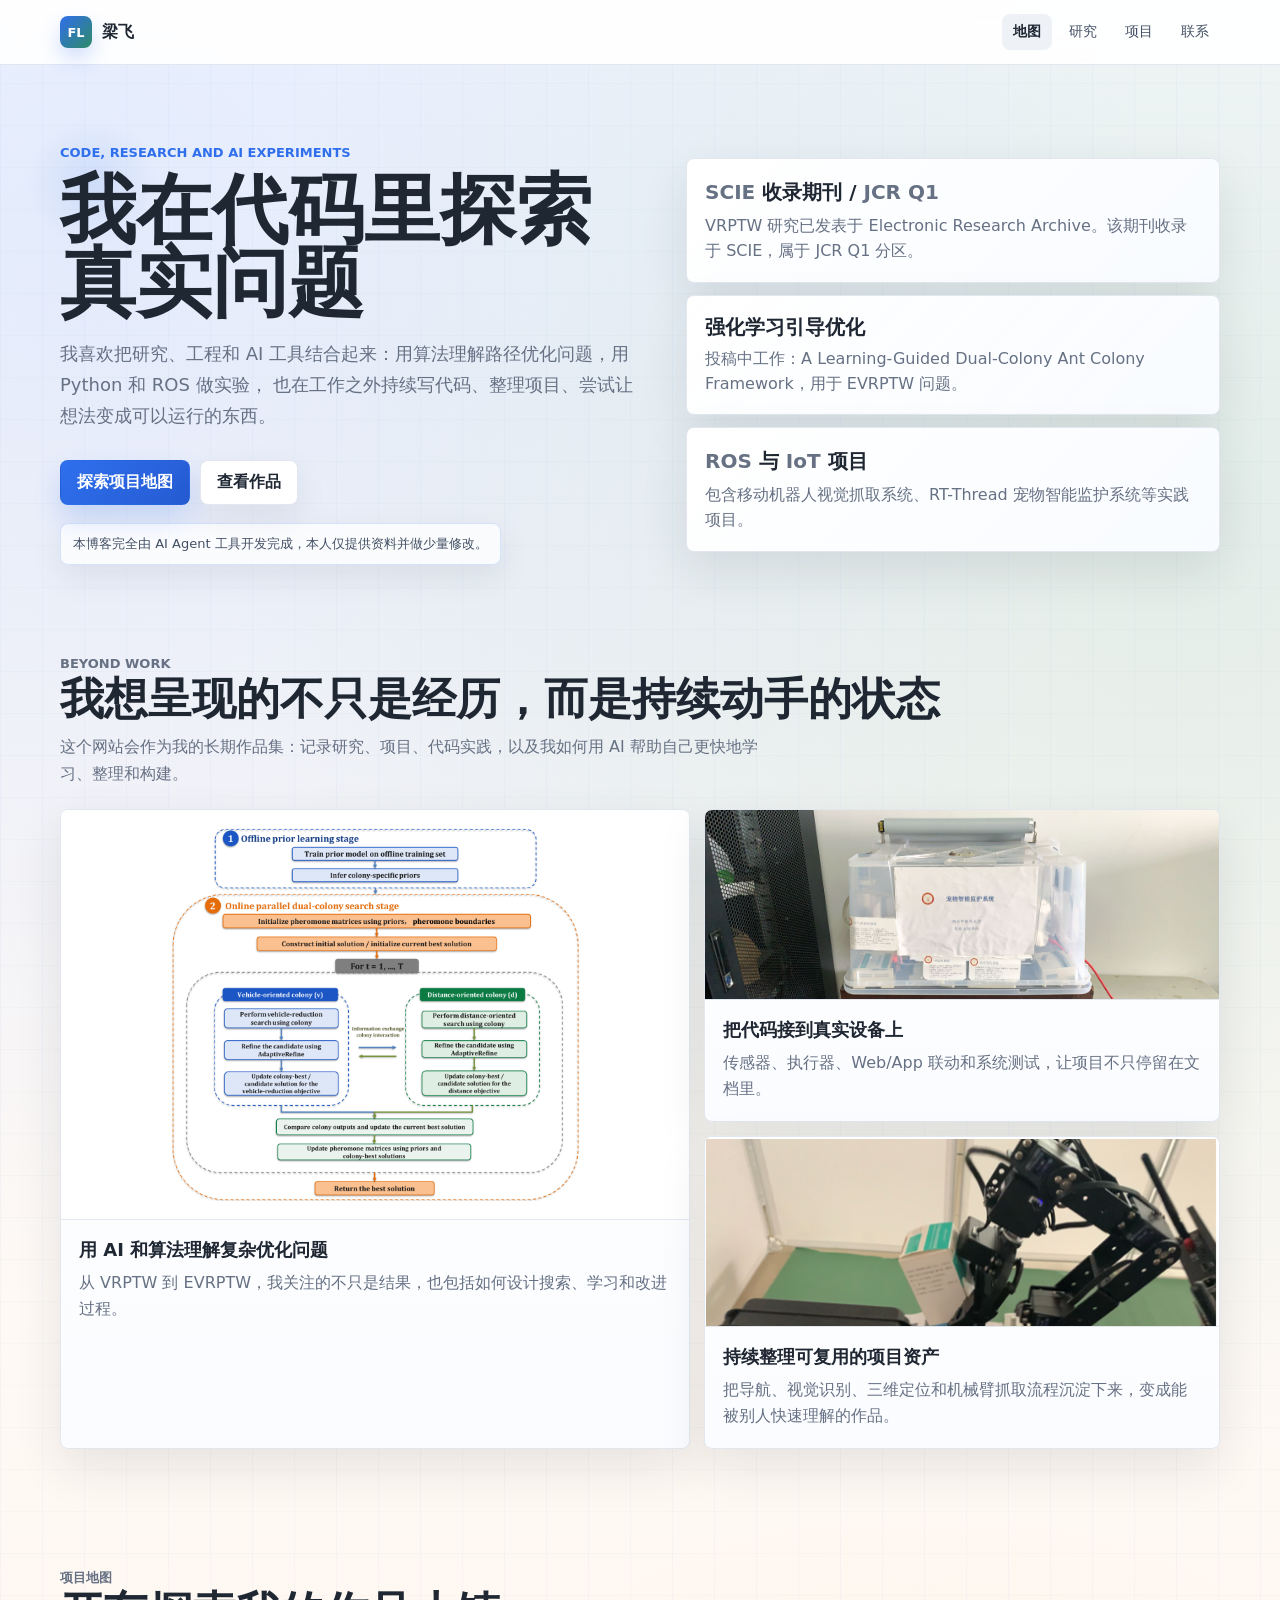
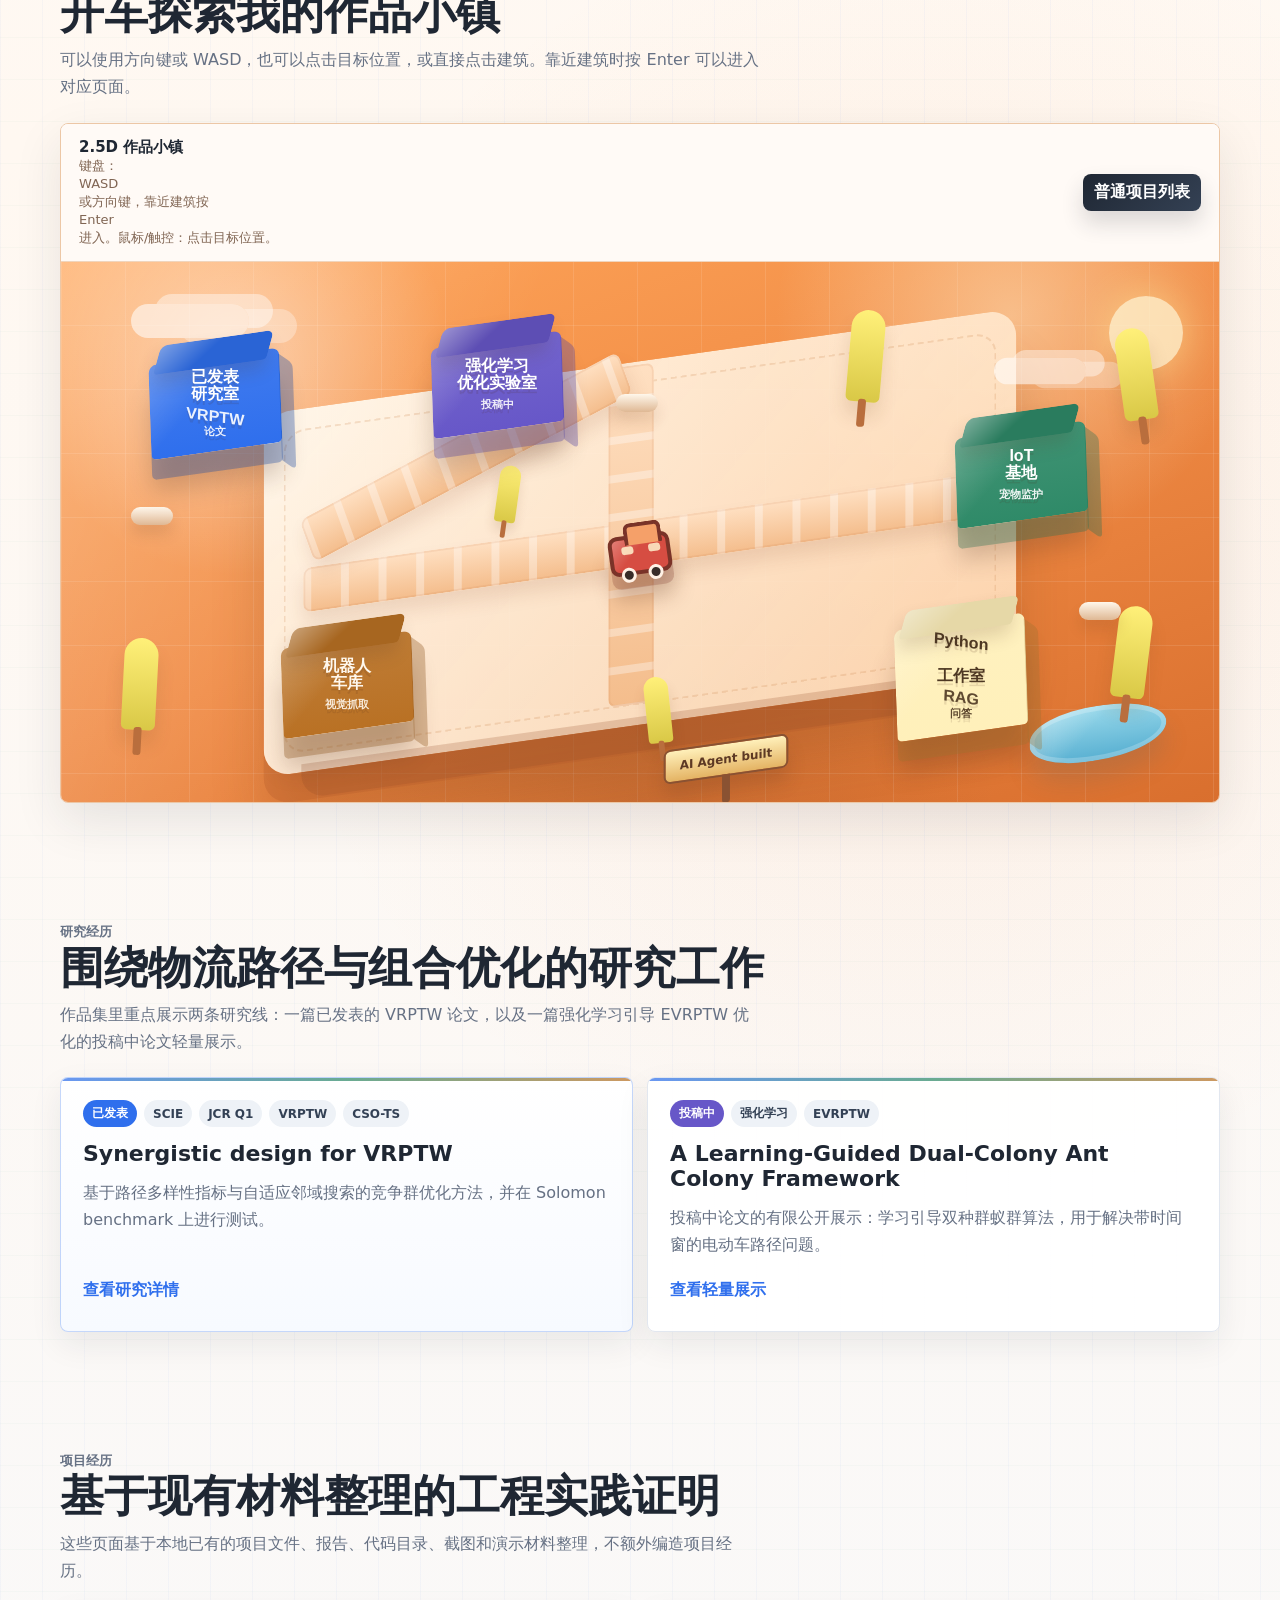
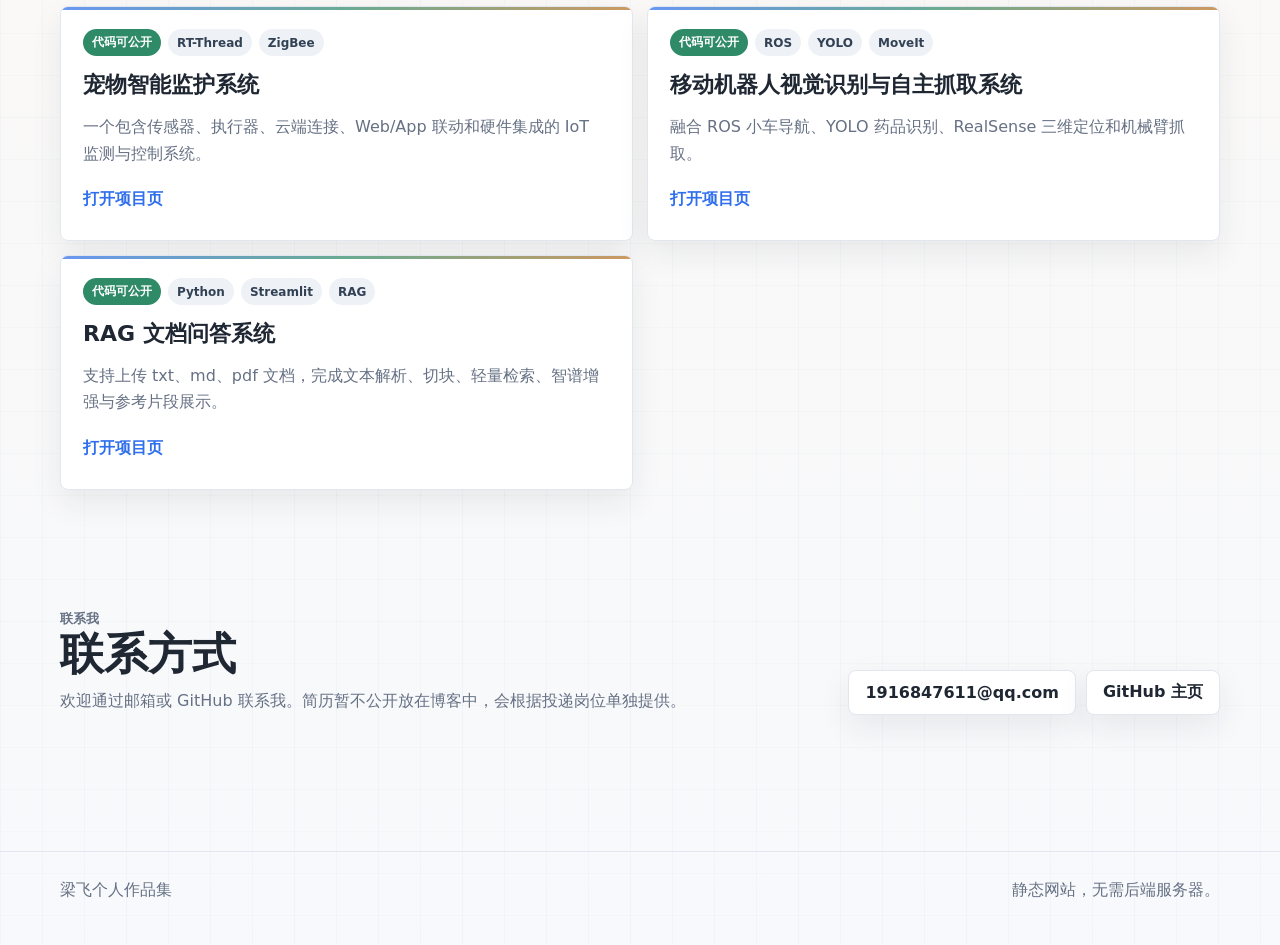
<file: index.html>
<!doctype html>
<html lang="zh-CN">
<head>
  <meta charset="utf-8">
  <meta name="viewport" content="width=device-width, initial-scale=1">
  <title>梁飞 | AI、数据与 Python 作品集</title>
  <meta name="description" content="梁飞的个人作品集，聚焦 AI、数据、路径优化、ROS、IoT 和 Python 工程实践。">
  <link rel="icon" href="assets/favicon.svg" type="image/svg+xml">
  <meta property="og:type" content="website">
  <meta property="og:title" content="梁飞 | AI、数据与 Python 作品集">
  <meta property="og:description" content="梁飞的个人作品集，聚焦路径优化、强化学习、ROS、IoT 和 Python 工程实践。">
  <meta property="og:image" content="assets/img/og-image.png">
  <meta name="twitter:card" content="summary_large_image">
  <meta name="twitter:title" content="梁飞 | AI、数据与 Python 作品集">
  <meta name="twitter:description" content="梁飞的个人作品集，聚焦路径优化、强化学习、ROS、IoT 和 Python 工程实践。">
  <meta name="twitter:image" content="assets/img/og-image.png">
  <link rel="stylesheet" href="assets/css/styles.css">
</head>
<body>
  <header class="site-header">
    <nav class="nav" aria-label="主导航">
      <a class="brand" href="index.html">
        <span class="brand-mark">FL</span>
        <span>梁飞</span>
      </a>
      <div class="nav-links">
        <a href="#map">地图</a>
        <a href="#research">研究</a>
        <a href="#projects">项目</a>
        <a href="#contact">联系</a>
      </div>
    </nav>
  </header>

  <main class="page">
    <section class="hero" id="home">
      <div>
        <p class="eyebrow">Code, research and AI experiments</p>
        <h1>我在代码里探索真实问题</h1>
        <p class="hero-copy">
          我喜欢把研究、工程和 <span class="notranslate" translate="no">AI</span> 工具结合起来：用算法理解路径优化问题，用 <span class="notranslate" translate="no">Python</span> 和 <span class="notranslate" translate="no">ROS</span> 做实验，
          也在工作之外持续写代码、整理项目、尝试让想法变成可以运行的东西。
        </p>
        <div class="hero-actions">
          <a class="primary-action" href="#map">探索项目地图</a>
          <a class="secondary-action" href="#projects">查看作品</a>
        </div>
        <p class="agent-note">本博客完全由 <span class="notranslate" translate="no">AI Agent</span> 工具开发完成，本人仅提供资料并做少量修改。</p>
      </div>
      <aside class="hero-panel" aria-label="作品集亮点">
        <div class="metric">
          <strong><span class="notranslate" translate="no">SCIE</span> 收录期刊 / <span class="notranslate" translate="no">JCR Q1</span></strong>
          <span><span class="notranslate" translate="no">VRPTW</span> 研究已发表于 <span class="notranslate" translate="no">Electronic Research Archive</span>。该期刊收录于 <span class="notranslate" translate="no">SCIE</span>，属于 <span class="notranslate" translate="no">JCR Q1</span> 分区。</span>
        </div>
        <div class="metric">
          <strong>强化学习引导优化</strong>
          <span>投稿中工作：<span class="notranslate" translate="no">A Learning-Guided Dual-Colony Ant Colony Framework</span>，用于 <span class="notranslate" translate="no">EVRPTW</span> 问题。</span>
        </div>
        <div class="metric">
          <strong><span class="notranslate" translate="no">ROS</span> 与 <span class="notranslate" translate="no">IoT</span> 项目</strong>
          <span>包含移动机器人视觉抓取系统、<span class="notranslate" translate="no">RT-Thread</span> 宠物智能监护系统等实践项目。</span>
        </div>
      </aside>
    </section>

    <section class="section personal-section">
      <div class="section-head">
        <div>
          <p class="eyebrow">Beyond work</p>
          <h2>我想呈现的不只是经历，而是持续动手的状态</h2>
          <p>这个网站会作为我的长期作品集：记录研究、项目、代码实践，以及我如何用 <span class="notranslate" translate="no">AI</span> 帮助自己更快地学习、整理和构建。</p>
        </div>
      </div>
      <div class="visual-grid">
        <a class="visual-card visual-card-large" href="projects/rl-optimization.html">
          <img src="assets/img/rl-flowchart.png" alt="强化学习优化论文流程图">
          <div>
            <strong>用 <span class="notranslate" translate="no">AI</span> 和算法理解复杂优化问题</strong>
            <p>从 <span class="notranslate" translate="no">VRPTW</span> 到 <span class="notranslate" translate="no">EVRPTW</span>，我关注的不只是结果，也包括如何设计搜索、学习和改进过程。</p>
          </div>
        </a>
        <a class="visual-card" href="projects/iot-base.html">
          <img src="assets/img/pet-front.png" alt="宠物智能监护系统硬件正面">
          <div>
            <strong>把代码接到真实设备上</strong>
            <p>传感器、执行器、Web/App 联动和系统测试，让项目不只停留在文档里。</p>
          </div>
        </a>
        <a class="visual-card" href="projects/traffic-garage.html">
          <img src="assets/img/robot-arm-grasping.png" alt="机械臂抓取药品实验照片">
          <div>
            <strong>持续整理可复用的项目资产</strong>
            <p>把导航、视觉识别、三维定位和机械臂抓取流程沉淀下来，变成能被别人快速理解的作品。</p>
          </div>
        </a>
      </div>
    </section>

    <section class="section" id="map">
      <div class="section-head">
        <div>
          <p class="eyebrow">项目地图</p>
          <h2>开车探索我的作品小镇</h2>
          <p>可以使用方向键或 <span class="notranslate" translate="no">WASD</span>，也可以点击目标位置，或直接点击建筑。靠近建筑时按 <span class="notranslate" translate="no">Enter</span> 可以进入对应页面。</p>
        </div>
      </div>

      <div class="map-shell">
        <div class="map-toolbar">
          <div>
            <strong>2.5D 作品小镇</strong>
            <span>键盘：<span class="notranslate" translate="no">WASD</span> 或方向键，靠近建筑按 <span class="notranslate" translate="no">Enter</span> 进入。鼠标/触控：点击目标位置。</span>
          </div>
          <a class="button-link" href="#projects">普通项目列表</a>
        </div>
        <div class="project-map" data-map tabindex="0" aria-label="交互式 2.5D 项目地图">
          <span class="map-cloud c1"></span>
          <span class="map-cloud c2"></span>
          <span class="map-lake"></span>
          <div class="map-ground"></div>
          <div class="map-road"></div>
          <div class="map-road branch"></div>
          <button class="map-building" type="button" data-project="published"><span>已发表<br>研究室<small><span class="notranslate" translate="no">VRPTW</span> 论文</small></span></button>
          <button class="map-building" type="button" data-project="rl"><span>强化学习<br>优化实验室<small>投稿中</small></span></button>
          <button class="map-building" type="button" data-project="iot"><span>IoT<br>基地<small>宠物监护</small></span></button>
          <button class="map-building" type="button" data-project="traffic"><span>机器人<br>车库<small>视觉抓取</small></span></button>
          <button class="map-building" type="button" data-project="python"><span><span class="notranslate" translate="no">Python</span><br>工作室<small><span class="notranslate" translate="no">RAG</span> 问答</small></span></button>
          <span class="tree t1"></span>
          <span class="tree t2"></span>
          <span class="tree t3"></span>
          <span class="tree t4"></span>
          <span class="tree t5"></span>
          <span class="tree t6"></span>
          <span class="rock r1"></span>
          <span class="rock r2"></span>
          <span class="rock r3"></span>
          <span class="map-sign notranslate" translate="no">AI Agent built</span>
          <div class="map-car" data-car aria-hidden="true"><span class="wheel left"></span><span class="wheel right"></span></div>
          <aside class="map-card" data-map-card>
            <div class="tag-row" data-card-tags></div>
            <h3 data-card-title>已发表研究室</h3>
            <p data-card-summary></p>
            <p><strong>状态：</strong> <span data-card-status></span></p>
            <a class="primary-action" data-card-link href="projects/published-research.html">查看详情</a>
            <p class="map-enter-hint">靠近建筑时按 <span class="notranslate" translate="no">Enter</span> 进入对应页面</p>
          </aside>
        </div>
      </div>
    </section>

    <section class="section" id="research">
      <div class="section-head">
        <div>
          <p class="eyebrow">研究经历</p>
          <h2>围绕物流路径与组合优化的研究工作</h2>
          <p>作品集里重点展示两条研究线：一篇已发表的 <span class="notranslate" translate="no">VRPTW</span> 论文，以及一篇强化学习引导 <span class="notranslate" translate="no">EVRPTW</span> 优化的投稿中论文轻量展示。</p>
        </div>
      </div>
      <div class="work-grid">
        <article class="work-card featured">
          <div class="tag-row">
            <span class="tag blue">已发表</span>
            <span class="tag notranslate" translate="no">SCIE</span>
            <span class="tag notranslate" translate="no">JCR Q1</span>
            <span class="tag notranslate" translate="no">VRPTW</span>
            <span class="tag notranslate" translate="no">CSO-TS</span>
          </div>
          <h3><span class="notranslate" translate="no">Synergistic design for VRPTW</span></h3>
          <p>基于路径多样性指标与自适应邻域搜索的竞争群优化方法，并在 Solomon benchmark 上进行测试。</p>
          <a class="text-link" href="projects/published-research.html">查看研究详情</a>
        </article>
        <article class="work-card">
          <div class="tag-row">
            <span class="tag violet">投稿中</span>
            <span class="tag">强化学习</span>
            <span class="tag notranslate" translate="no">EVRPTW</span>
          </div>
          <h3><span class="notranslate" translate="no">A Learning-Guided Dual-Colony Ant Colony Framework</span></h3>
          <p>投稿中论文的有限公开展示：学习引导双种群蚁群算法，用于解决带时间窗的电动车路径问题。</p>
          <a class="text-link" href="projects/rl-optimization.html">查看轻量展示</a>
        </article>
      </div>
    </section>

    <section class="section" id="projects">
      <div class="section-head">
        <div>
          <p class="eyebrow">项目经历</p>
          <h2>基于现有材料整理的工程实践证明</h2>
          <p>这些页面基于本地已有的项目文件、报告、代码目录、截图和演示材料整理，不额外编造项目经历。</p>
        </div>
      </div>
      <div class="work-grid">
        <article class="work-card">
          <div class="tag-row">
            <span class="tag green">代码可公开</span>
            <span class="tag notranslate" translate="no">RT-Thread</span>
            <span class="tag notranslate" translate="no">ZigBee</span>
          </div>
          <h3>宠物智能监护系统</h3>
          <p>一个包含传感器、执行器、云端连接、Web/App 联动和硬件集成的 IoT 监测与控制系统。</p>
          <a class="text-link" href="projects/iot-base.html">打开项目页</a>
        </article>
        <article class="work-card">
          <div class="tag-row">
            <span class="tag green">代码可公开</span>
            <span class="tag notranslate" translate="no">ROS</span>
            <span class="tag notranslate" translate="no">YOLO</span>
            <span class="tag notranslate" translate="no">MoveIt</span>
          </div>
          <h3>移动机器人视觉识别与自主抓取系统</h3>
          <p>融合 <span class="notranslate" translate="no">ROS</span> 小车导航、<span class="notranslate" translate="no">YOLO</span> 药品识别、<span class="notranslate" translate="no">RealSense</span> 三维定位和机械臂抓取。</p>
          <a class="text-link" href="projects/traffic-garage.html">打开项目页</a>
        </article>
        <article class="work-card">
          <div class="tag-row">
            <span class="tag green">代码可公开</span>
            <span class="tag notranslate" translate="no">Python</span>
            <span class="tag notranslate" translate="no">Streamlit</span>
            <span class="tag notranslate" translate="no">RAG</span>
          </div>
          <h3><span class="notranslate" translate="no">RAG</span> 文档问答系统</h3>
          <p>支持上传 txt、md、pdf 文档，完成文本解析、切块、轻量检索、智谱增强与参考片段展示。</p>
          <a class="text-link" href="projects/rag-doc-qa.html">打开项目页</a>
        </article>
      </div>
    </section>

    <section class="section" id="contact">
      <div class="section-head">
        <div>
          <p class="eyebrow">联系我</p>
          <h2>联系方式</h2>
          <p>欢迎通过邮箱或 GitHub 联系我。简历暂不公开放在博客中，会根据投递岗位单独提供。</p>
        </div>
        <div class="contact-actions">
          <a class="secondary-action" href="mailto:1916847611@qq.com">1916847611@qq.com</a>
          <a class="secondary-action" href="https://github.com/Richardliangtnt" target="_blank" rel="noreferrer">GitHub 主页</a>
        </div>
      </div>
    </section>
  </main>

  <footer class="site-footer">
    <div class="footer-row">
      <span>梁飞个人作品集</span>
      <span>静态网站，无需后端服务器。</span>
    </div>
  </footer>

  <script src="assets/js/main.js?v=20260509-polish"></script>
</body>
</html>
</file>
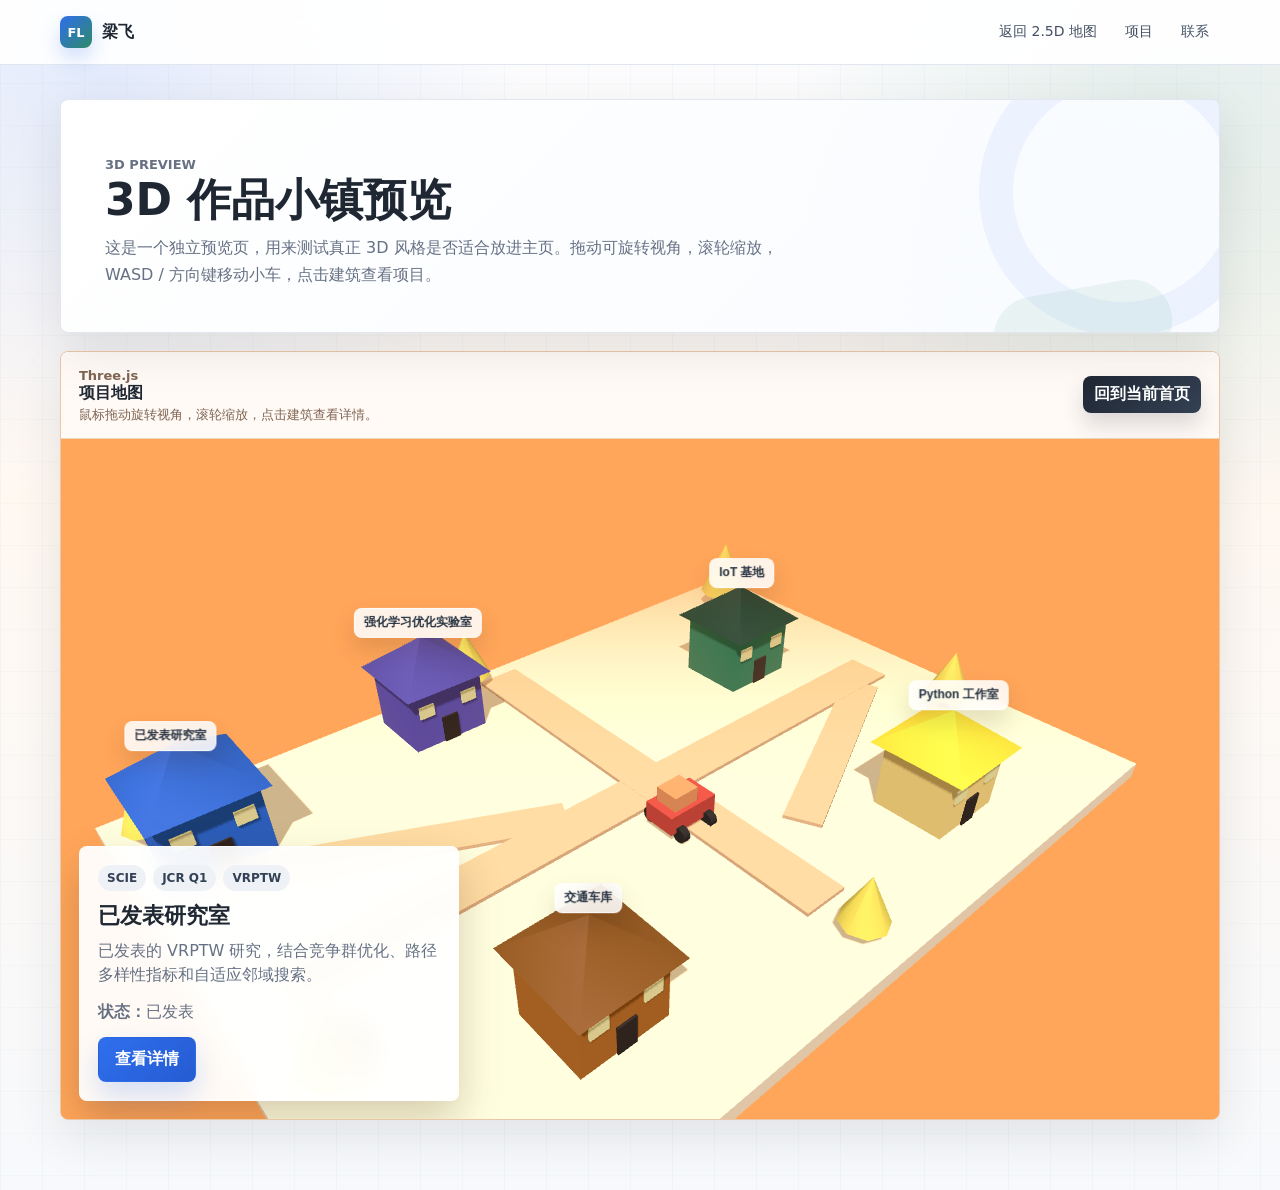
<file: 3d-preview.html>
<!doctype html>
<html lang="zh-CN">
<head>
  <meta charset="utf-8">
  <meta name="viewport" content="width=device-width, initial-scale=1">
  <title>3D 项目小镇预览 | 梁飞</title>
  <meta name="description" content="梁飞个人作品集的 3D 项目地图预览页。">
  <link rel="icon" href="assets/favicon.svg" type="image/svg+xml">
  <meta property="og:type" content="website">
  <meta property="og:title" content="3D 项目小镇预览 | 梁飞">
  <meta property="og:description" content="梁飞个人作品集的 3D 项目地图预览页。">
  <meta property="og:image" content="assets/img/og-image.png">
  <meta name="twitter:card" content="summary_large_image">
  <meta name="twitter:title" content="3D 项目小镇预览 | 梁飞">
  <meta name="twitter:description" content="梁飞个人作品集的 3D 项目地图预览页。">
  <meta name="twitter:image" content="assets/img/og-image.png">
  <link rel="stylesheet" href="assets/css/styles.css">
</head>
<body>
  <header class="site-header">
    <nav class="nav" aria-label="主导航">
      <a class="brand" href="index.html">
        <span class="brand-mark">FL</span>
        <span>梁飞</span>
      </a>
      <div class="nav-links">
        <a href="index.html#map">返回 2.5D 地图</a>
        <a href="index.html#projects">项目</a>
        <a href="index.html#contact">联系</a>
      </div>
    </nav>
  </header>

  <main class="page preview-page">
    <section class="project-hero preview-hero">
      <p class="eyebrow">3D Preview</p>
      <h1>3D 作品小镇预览</h1>
      <p>这是一个独立预览页，用来测试真正 <span class="notranslate" translate="no">3D</span> 风格是否适合放进主页。拖动可旋转视角，滚轮缩放，<span class="notranslate" translate="no">WASD</span> / 方向键移动小车，点击建筑查看项目。</p>
    </section>

    <section class="three-preview-shell">
      <div class="three-preview-toolbar">
        <div>
          <strong><span class="notranslate" translate="no">Three.js</span> 项目地图</strong>
          <span>鼠标拖动旋转视角，滚轮缩放，点击建筑查看详情。</span>
        </div>
        <a class="button-link" href="index.html">回到当前首页</a>
      </div>
      <div class="three-stage" data-three-stage>
        <div class="three-label-layer" data-three-labels></div>
        <aside class="three-project-card" data-three-card>
          <div class="tag-row" data-three-tags></div>
          <h2 data-three-title>已发表研究室</h2>
          <p data-three-summary></p>
          <p><strong>状态：</strong><span data-three-status></span></p>
          <a class="primary-action" data-three-link href="projects/published-research.html">查看详情</a>
        </aside>
        <div class="three-loading" data-three-loading>正在加载 3D 场景...</div>
      </div>
    </section>
  </main>

  <script type="module" src="assets/js/three-preview.js"></script>
</body>
</html>
</file>
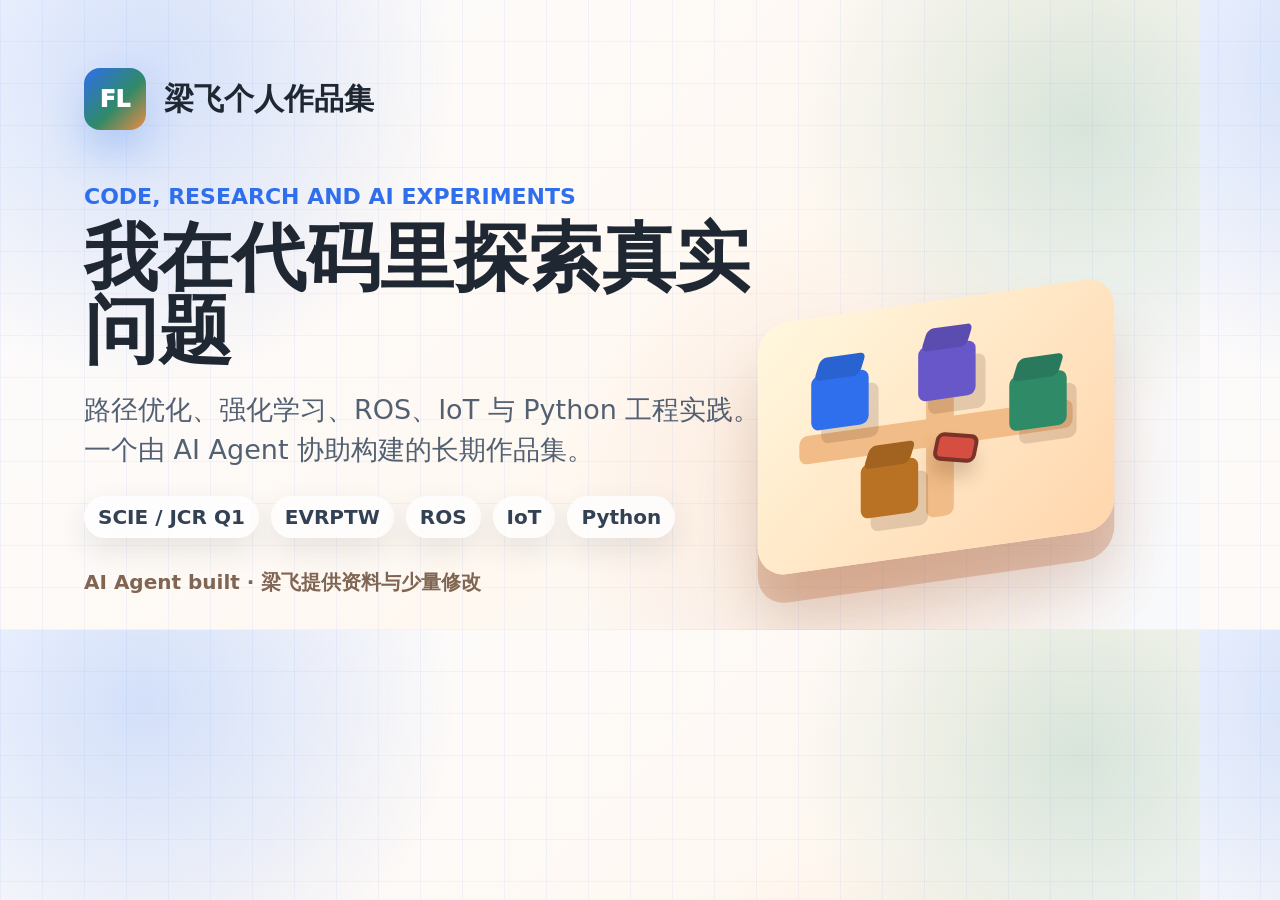
<file: og-card.html>
<!doctype html>
<html lang="zh-CN">
<head>
  <meta charset="utf-8">
  <meta name="viewport" content="width=device-width, initial-scale=1">
  <title>梁飞作品集分享图</title>
  <style>
    * { box-sizing: border-box; }
    html,
    body {
      width: 1200px;
      height: 630px;
      margin: 0;
      overflow: hidden;
    }
    body {
      color: #1f2733;
      font-family: Inter, ui-sans-serif, system-ui, -apple-system, BlinkMacSystemFont, "Segoe UI", sans-serif;
      background:
        linear-gradient(90deg, rgba(47, 111, 237, .06) 1px, transparent 1px),
        linear-gradient(0deg, rgba(47, 138, 104, .05) 1px, transparent 1px),
        radial-gradient(circle at 12% 12%, rgba(47, 111, 237, .20), transparent 26%),
        radial-gradient(circle at 90% 20%, rgba(47, 138, 104, .18), transparent 24%),
        radial-gradient(circle at 72% 82%, rgba(240, 139, 69, .18), transparent 30%),
        linear-gradient(135deg, #fbfcff 0%, #fff8f1 58%, #f7f9fc 100%);
      background-size: 42px 42px, 42px 42px, auto, auto, auto, auto;
    }
    .wrap {
      position: relative;
      width: 100%;
      height: 100%;
      padding: 68px 84px;
    }
    .brand {
      display: flex;
      align-items: center;
      gap: 18px;
      font-size: 30px;
      font-weight: 900;
    }
    .mark {
      width: 62px;
      height: 62px;
      display: grid;
      place-items: center;
      border-radius: 16px;
      color: #fff;
      background: linear-gradient(135deg, #2f6fed, #2f8a68 56%, #f08b45);
      box-shadow: 0 22px 40px rgba(47, 111, 237, .24);
      font-size: 23px;
      font-weight: 950;
    }
    .eyebrow {
      margin: 54px 0 12px;
      color: #2f6fed;
      font-size: 22px;
      font-weight: 900;
      letter-spacing: 0;
      text-transform: uppercase;
    }
    h1 {
      max-width: 720px;
      margin: 0;
      font-size: 74px;
      line-height: .98;
      letter-spacing: 0;
    }
    p {
      max-width: 690px;
      margin: 24px 0 0;
      color: #526072;
      font-size: 27px;
      line-height: 1.48;
    }
    .tags {
      display: flex;
      flex-wrap: wrap;
      gap: 12px;
      margin-top: 26px;
    }
    .tag {
      padding: 9px 14px;
      border-radius: 999px;
      color: #334155;
      background: rgba(255, 255, 255, .78);
      box-shadow: 0 12px 30px rgba(31, 39, 51, .10);
      font-size: 20px;
      font-weight: 850;
    }
    .map {
      position: absolute;
      right: 84px;
      bottom: 78px;
      width: 360px;
      height: 250px;
      transform: rotate(-8deg) skewX(-8deg);
      border-radius: 30px;
      background: linear-gradient(135deg, #fff8df, #ffd6ad);
      box-shadow: 0 28px 0 rgba(180, 91, 40, .28), 0 48px 60px rgba(120, 62, 28, .20);
    }
    .road {
      position: absolute;
      left: 42px;
      top: 116px;
      width: 276px;
      height: 28px;
      border-radius: 8px;
      background: #f1bc87;
    }
    .road::after {
      content: "";
      position: absolute;
      left: 128px;
      top: -76px;
      width: 28px;
      height: 174px;
      border-radius: 8px;
      background: #f1bc87;
    }
    .building {
      position: absolute;
      width: 58px;
      height: 54px;
      border-radius: 8px;
      box-shadow: 10px 14px 0 rgba(81, 47, 28, .16);
    }
    .building::before {
      content: "";
      position: absolute;
      left: 6px;
      right: 6px;
      top: -17px;
      height: 22px;
      border-radius: 6px;
      background: inherit;
      filter: brightness(.88);
      transform: skewX(-18deg);
    }
    .b1 { left: 54px; top: 58px; background: #2f6fed; }
    .b2 { left: 162px; top: 44px; background: #6757c8; }
    .b3 { right: 48px; top: 86px; background: #2f8a68; }
    .b4 { left: 104px; bottom: 44px; background: #b97124; }
    .car {
      position: absolute;
      left: 178px;
      top: 134px;
      width: 44px;
      height: 28px;
      border: 4px solid #7a3328;
      border-radius: 8px;
      background: #d64d42;
      transform: rotate(12deg);
      box-shadow: 0 14px 18px rgba(92, 48, 27, .22);
    }
    .note {
      position: absolute;
      left: 84px;
      bottom: 34px;
      color: #806553;
      font-size: 20px;
      font-weight: 800;
    }
  </style>
</head>
<body>
  <div class="wrap">
    <div class="brand"><span class="mark">FL</span><span>梁飞个人作品集</span></div>
    <div class="eyebrow">Code, Research and AI Experiments</div>
    <h1>我在代码里探索真实问题</h1>
    <p>路径优化、强化学习、ROS、IoT 与 Python 工程实践。一个由 AI Agent 协助构建的长期作品集。</p>
    <div class="tags">
      <span class="tag">SCIE / JCR Q1</span>
      <span class="tag">EVRPTW</span>
      <span class="tag">ROS</span>
      <span class="tag">IoT</span>
      <span class="tag">Python</span>
    </div>
    <div class="map">
      <div class="road"></div>
      <span class="building b1"></span>
      <span class="building b2"></span>
      <span class="building b3"></span>
      <span class="building b4"></span>
      <span class="car"></span>
    </div>
    <div class="note">AI Agent built · 梁飞提供资料与少量修改</div>
  </div>
</body>
</html>
</file>
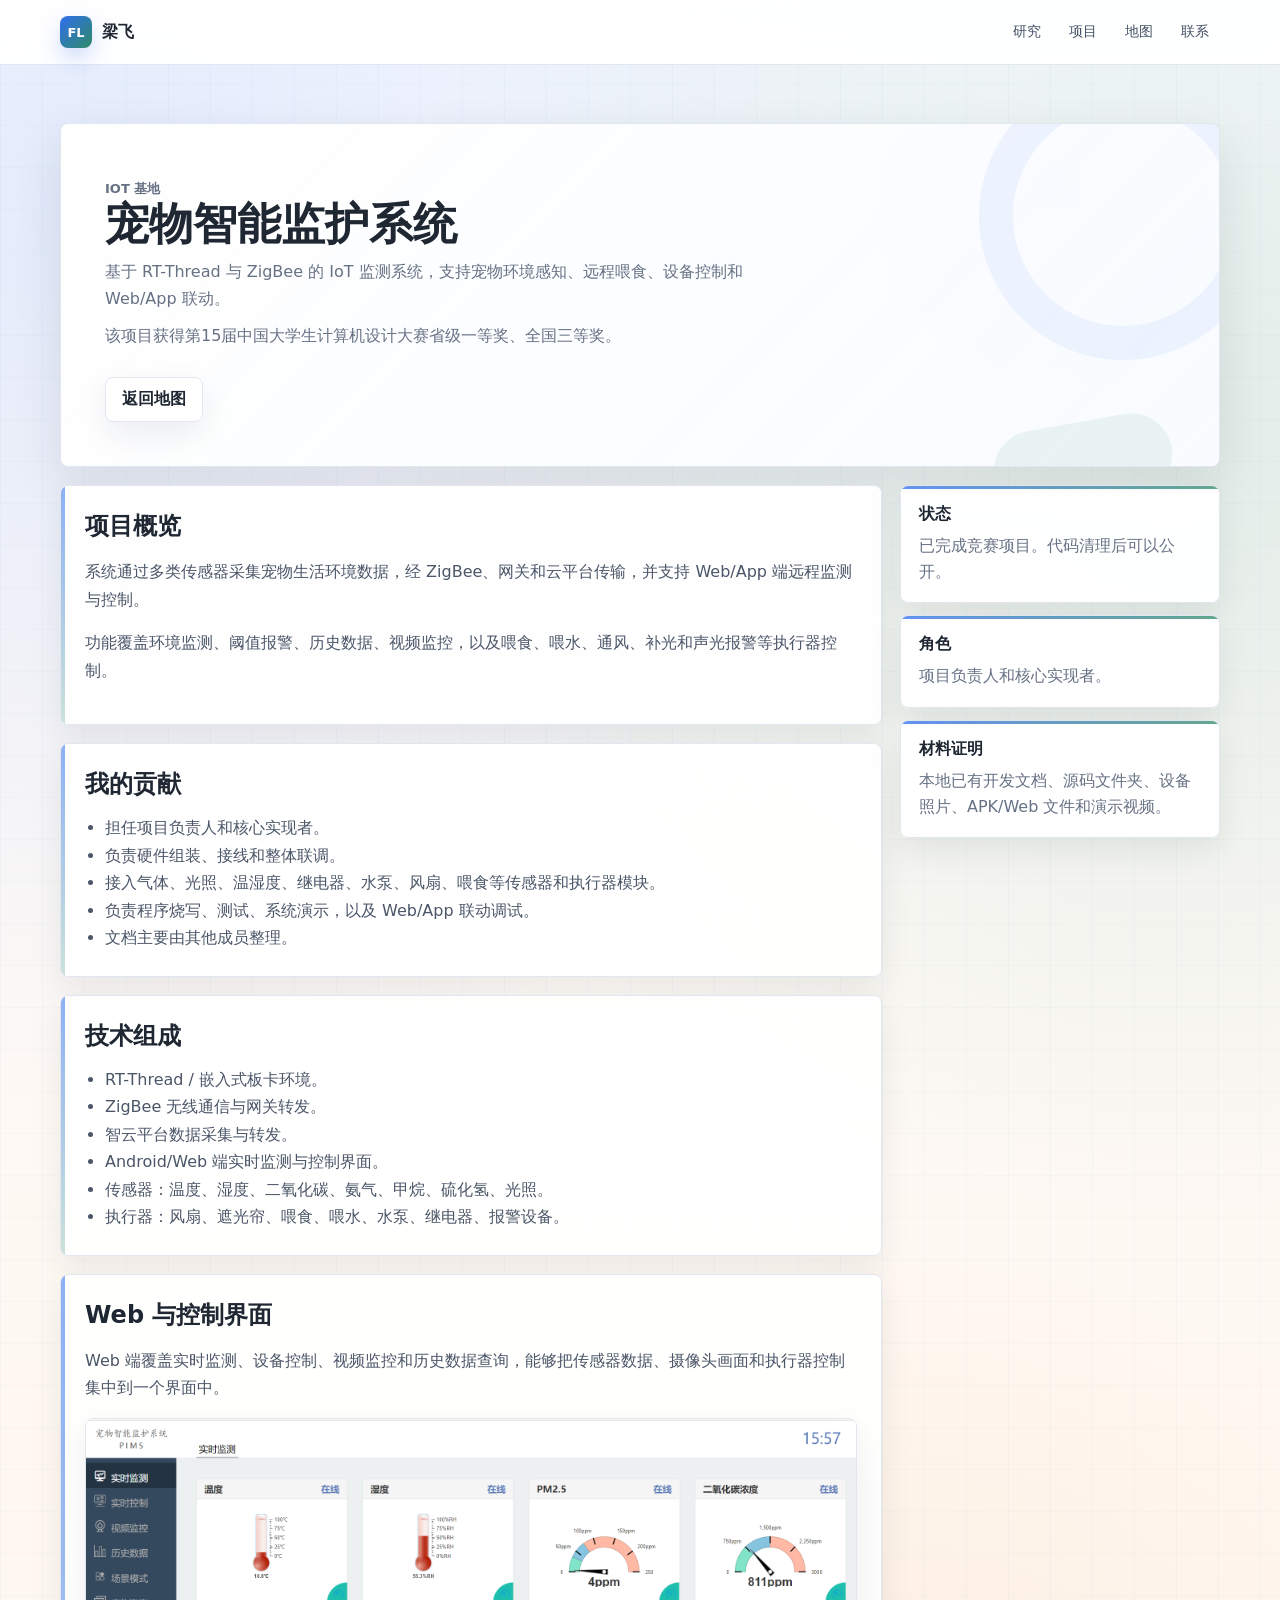
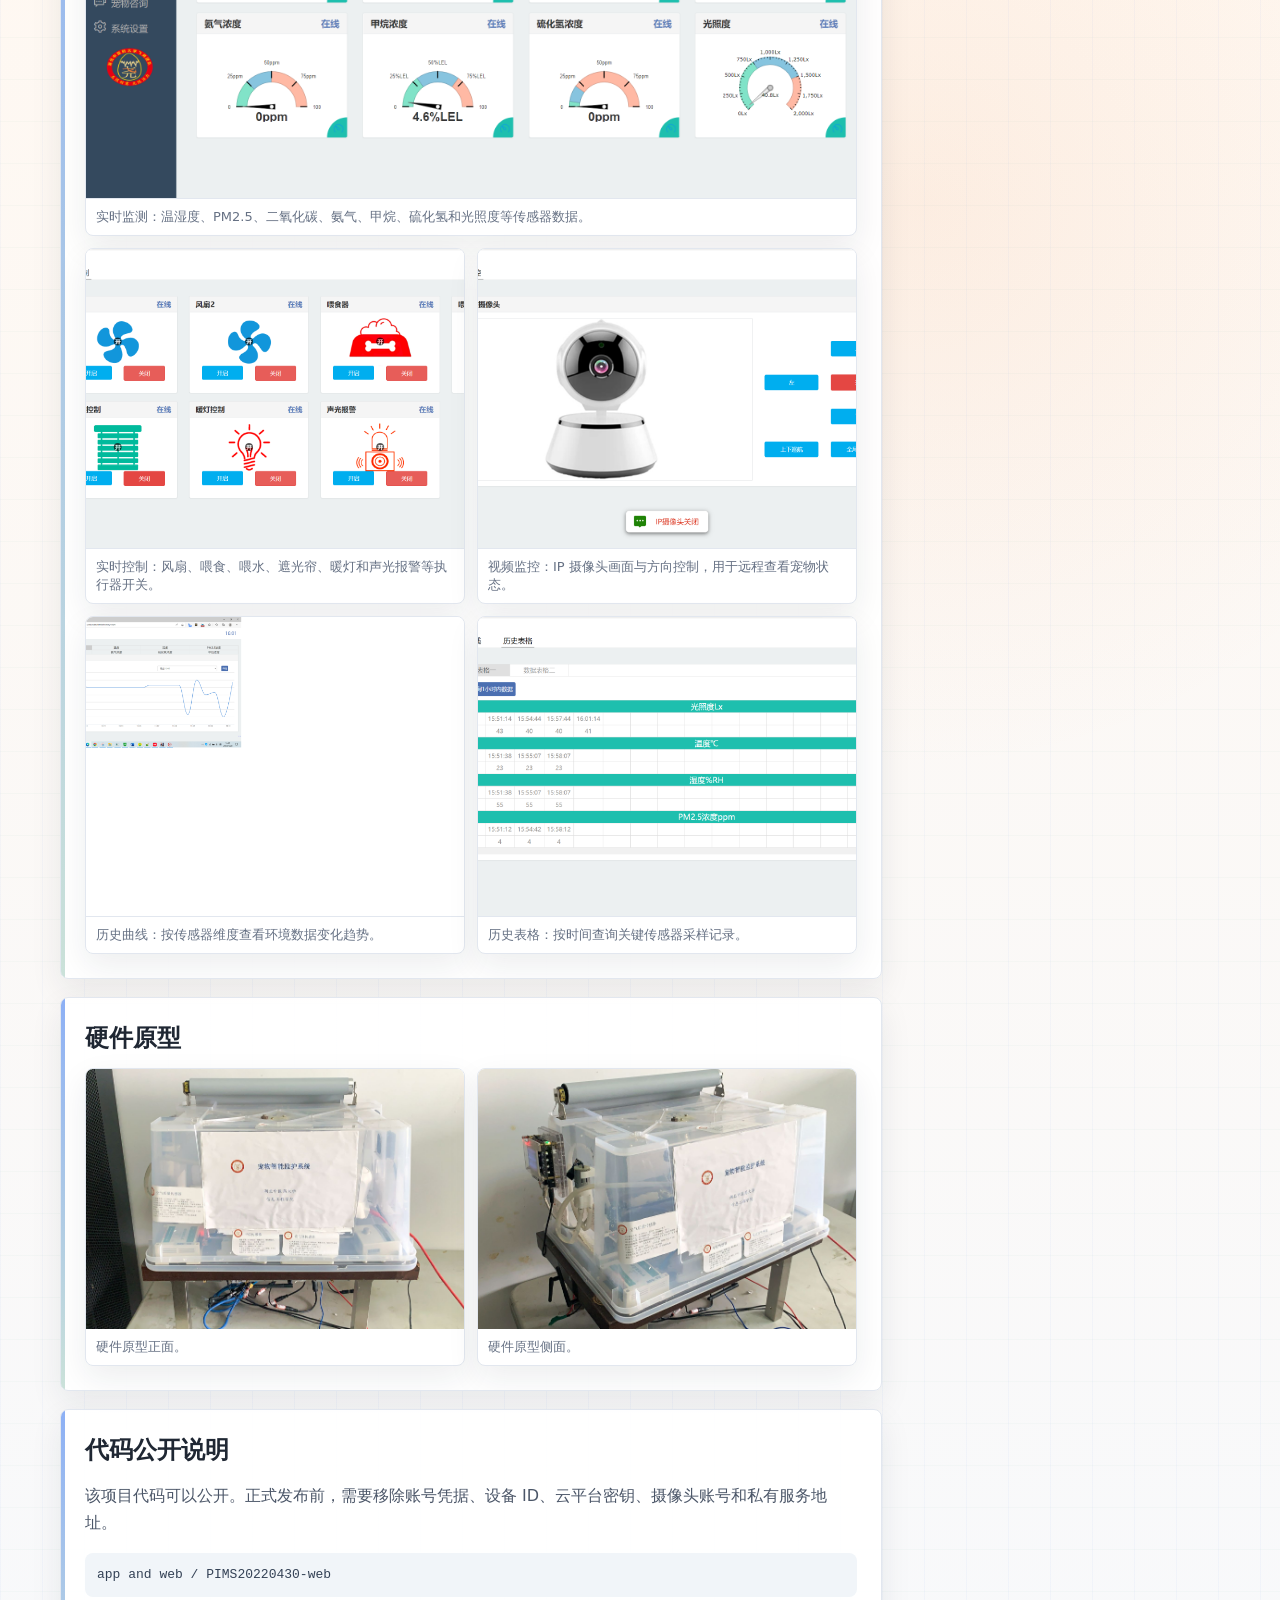
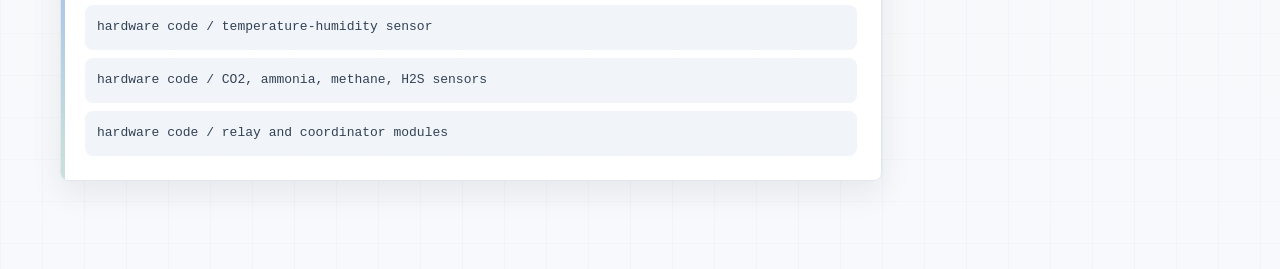
<file: projects/iot-base.html>
<!doctype html>
<html lang="zh-CN">
<head>
  <meta charset="utf-8">
  <meta name="viewport" content="width=device-width, initial-scale=1">
  <title>IoT 基地 | 梁飞</title>
  <meta name="description" content="基于 RT-Thread 和 ZigBee 的宠物智能监护系统项目展示。">
  <link rel="icon" href="../assets/favicon.svg" type="image/svg+xml">
  <meta property="og:type" content="article">
  <meta property="og:title" content="IoT 基地 | 梁飞">
  <meta property="og:description" content="基于 RT-Thread 和 ZigBee 的宠物智能监护系统项目展示。">
  <meta property="og:image" content="../assets/img/og-image.png">
  <meta name="twitter:card" content="summary_large_image">
  <meta name="twitter:title" content="IoT 基地 | 梁飞">
  <meta name="twitter:description" content="基于 RT-Thread 和 ZigBee 的宠物智能监护系统项目展示。">
  <meta name="twitter:image" content="../assets/img/og-image.png">
  <link rel="stylesheet" href="../assets/css/styles.css">
</head>
<body>
  <header class="site-header">
    <nav class="nav" aria-label="Primary navigation">
      <a class="brand" href="../index.html"><span class="brand-mark">FL</span><span>梁飞</span></a>
      <div class="nav-links">
        <a href="../index.html#research">研究</a>
        <a href="../index.html#projects">项目</a>
        <a href="../index.html#map">地图</a>
        <a href="../index.html#contact">联系</a>
      </div>
    </nav>
  </header>

  <main class="page project-page">
    <section class="project-hero">
      <p class="eyebrow">IoT 基地</p>
      <h1>宠物智能监护系统</h1>
      <p>基于 <span class="notranslate" translate="no">RT-Thread</span> 与 <span class="notranslate" translate="no">ZigBee</span> 的 <span class="notranslate" translate="no">IoT</span> 监测系统，支持宠物环境感知、远程喂食、设备控制和 <span class="notranslate" translate="no">Web/App</span> 联动。</p>
	  <p>该项目获得第15届中国大学生计算机设计大赛省级一等奖、全国三等奖。</p>
      <div class="hero-actions">
        <a class="secondary-action" href="../index.html#map">返回地图</a>
      </div>
    </section>

    <div class="project-layout">
      <div>
        <section class="content-block">
          <h2>项目概览</h2>
          <p>系统通过多类传感器采集宠物生活环境数据，经 <span class="notranslate" translate="no">ZigBee</span>、网关和云平台传输，并支持 <span class="notranslate" translate="no">Web/App</span> 端远程监测与控制。</p>
          <p>功能覆盖环境监测、阈值报警、历史数据、视频监控，以及喂食、喂水、通风、补光和声光报警等执行器控制。</p>
        </section>

        <section class="content-block">
          <h2>我的贡献</h2>
          <ul>
            <li>担任项目负责人和核心实现者。</li>
            <li>负责硬件组装、接线和整体联调。</li>
            <li>接入气体、光照、温湿度、继电器、水泵、风扇、喂食等传感器和执行器模块。</li>
            <li>负责程序烧写、测试、系统演示，以及 <span class="notranslate" translate="no">Web/App</span> 联动调试。</li>
            <li>文档主要由其他成员整理。</li>
          </ul>
        </section>

        <section class="content-block">
          <h2>技术组成</h2>
          <ul>
            <li><span class="notranslate" translate="no">RT-Thread</span> / 嵌入式板卡环境。</li>
            <li><span class="notranslate" translate="no">ZigBee</span> 无线通信与网关转发。</li>
            <li>智云平台数据采集与转发。</li>
            <li>Android/Web 端实时监测与控制界面。</li>
            <li>传感器：温度、湿度、二氧化碳、氨气、甲烷、硫化氢、光照。</li>
            <li>执行器：风扇、遮光帘、喂食、喂水、水泵、继电器、报警设备。</li>
          </ul>
        </section>

        <section class="content-block">
          <h2>Web 与控制界面</h2>
          <p>Web 端覆盖实时监测、设备控制、视频监控和历史数据查询，能够把传感器数据、摄像头画面和执行器控制集中到一个界面中。</p>
          <div class="media-grid interface-gallery">
            <figure class="media-wide">
              <img src="../assets/img/pet-web-monitor.png" alt="宠物智能监护系统 Web 实时监测界面">
              <figcaption>实时监测：温湿度、PM2.5、二氧化碳、氨气、甲烷、硫化氢和光照度等传感器数据。</figcaption>
            </figure>
            <figure>
              <img src="../assets/img/pet-web-control.png" alt="宠物智能监护系统 Web 实时控制界面">
              <figcaption>实时控制：风扇、喂食、喂水、遮光帘、暖灯和声光报警等执行器开关。</figcaption>
            </figure>
            <figure>
              <img src="../assets/img/pet-web-camera.png" alt="宠物智能监护系统 Web 视频监控界面">
              <figcaption>视频监控：IP 摄像头画面与方向控制，用于远程查看宠物状态。</figcaption>
            </figure>
            <figure>
              <img src="../assets/img/pet-web-history-chart.png" alt="宠物智能监护系统 Web 历史曲线界面">
              <figcaption>历史曲线：按传感器维度查看环境数据变化趋势。</figcaption>
            </figure>
            <figure>
              <img src="../assets/img/pet-web-history-table.png" alt="宠物智能监护系统 Web 历史表格界面">
              <figcaption>历史表格：按时间查询关键传感器采样记录。</figcaption>
            </figure>
          </div>
        </section>

        <section class="content-block">
          <h2>硬件原型</h2>
          <div class="media-grid">
            <figure>
              <img src="../assets/img/pet-front.png" alt="宠物智能监护硬件原型正面图">
              <figcaption>硬件原型正面。</figcaption>
            </figure>
            <figure>
              <img src="../assets/img/pet-side.png" alt="宠物智能监护硬件原型侧面图">
              <figcaption>硬件原型侧面。</figcaption>
            </figure>
          </div>
        </section>

        <section class="content-block">
          <h2>代码公开说明</h2>
          <p>该项目代码可以公开。正式发布前，需要移除账号凭据、设备 ID、云平台密钥、摄像头账号和私有服务地址。</p>
          <div class="code-list">
            <code>app and web / PIMS20220430-web</code>
            <code>hardware code / temperature-humidity sensor</code>
            <code>hardware code / CO2, ammonia, methane, H2S sensors</code>
            <code>hardware code / relay and coordinator modules</code>
          </div>
        </section>
      </div>

      <aside class="side-panel">
        <div class="project-card">
          <strong>状态</strong>
          <p>已完成竞赛项目。代码清理后可以公开。</p>
        </div>
        <div class="project-card">
          <strong>角色</strong>
          <p>项目负责人和核心实现者。</p>
        </div>
        <div class="project-card">
          <strong>材料证明</strong>
          <p>本地已有开发文档、源码文件夹、设备照片、APK/Web 文件和演示视频。</p>
        </div>
      </aside>
    </div>
  </main>
  <script src="../assets/js/main.js?v=20260509-polish"></script>
</body>
</html>
</file>
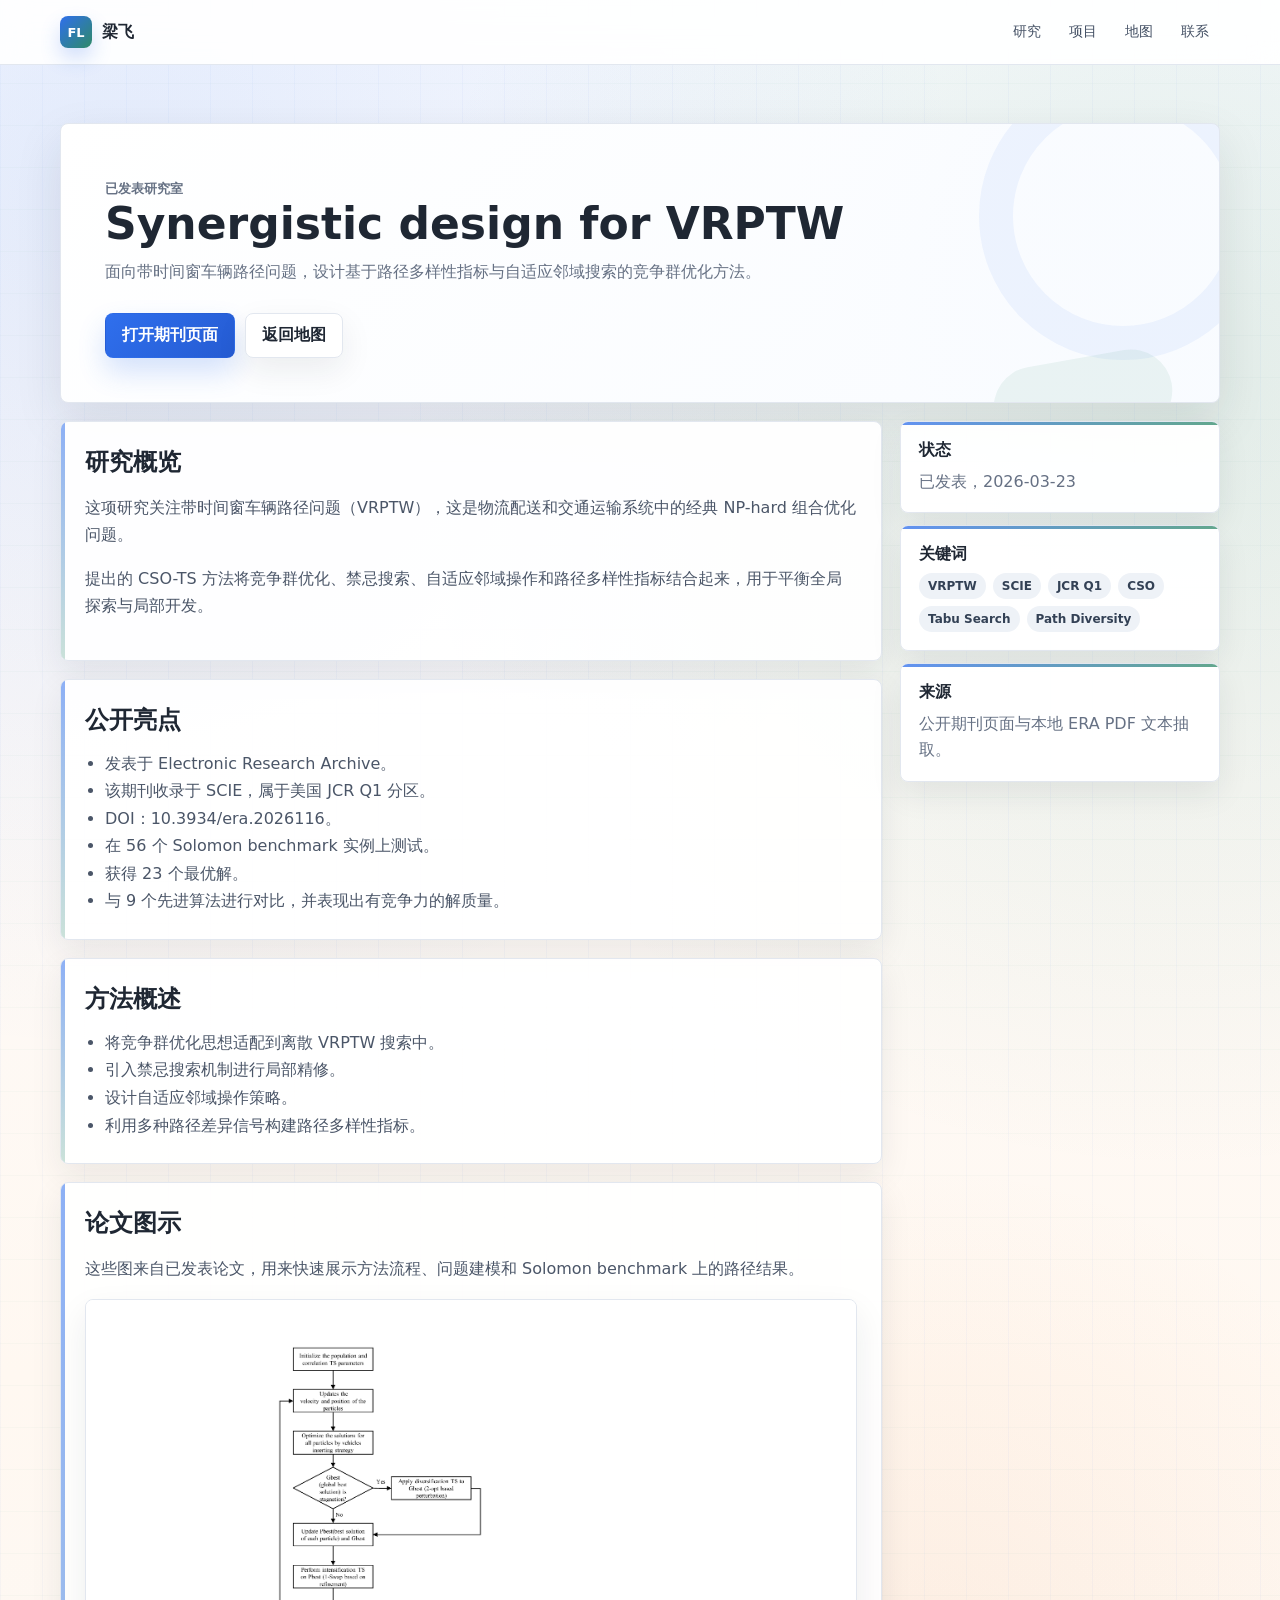
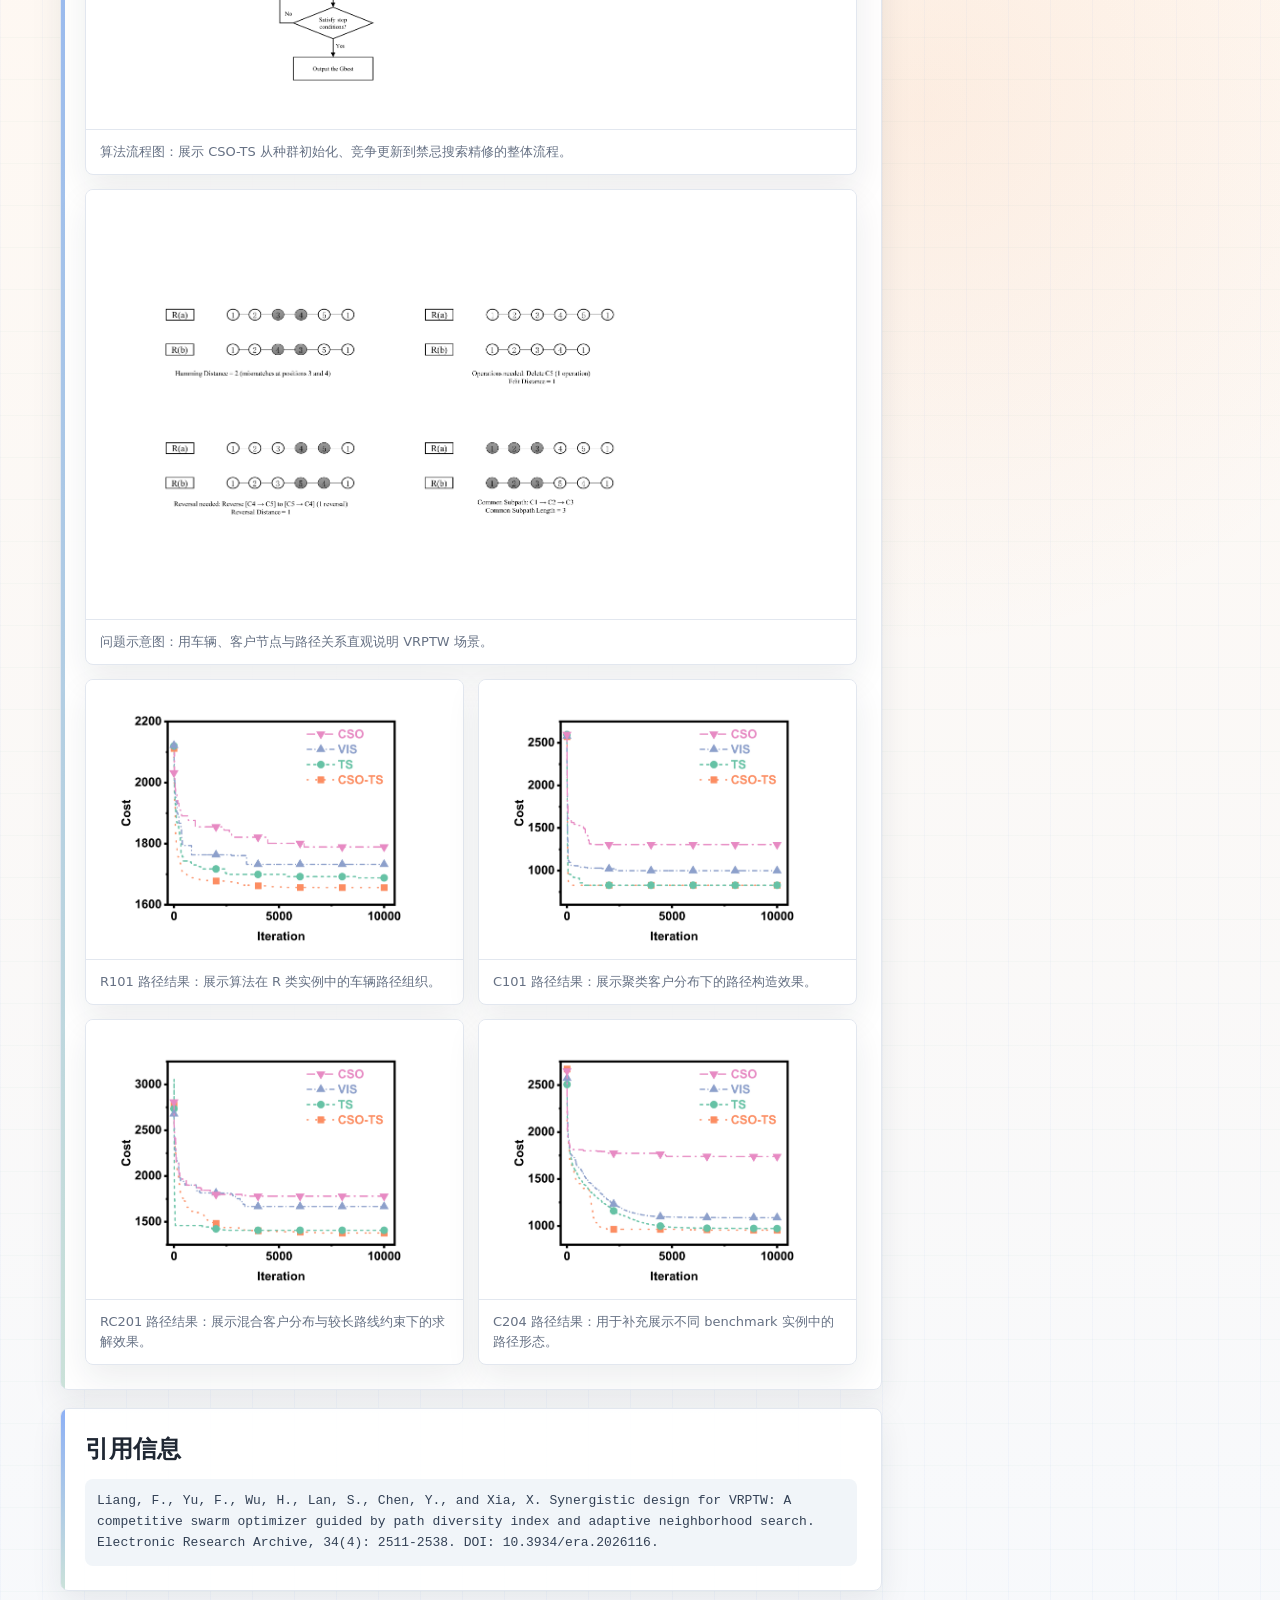
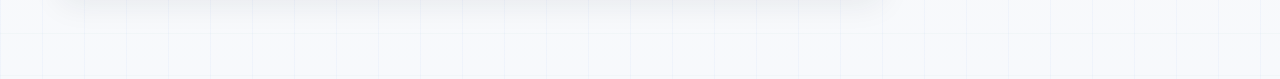
<file: projects/published-research.html>
<!doctype html>
<html lang="zh-CN">
<head>
  <meta charset="utf-8">
  <meta name="viewport" content="width=device-width, initial-scale=1">
  <title>已发表研究室 | 梁飞</title>
  <meta name="description" content="已发表 VRPTW 研究展示：学习、路径多样性和启发式优化相关内容。">
  <link rel="icon" href="../assets/favicon.svg" type="image/svg+xml">
  <meta property="og:type" content="article">
  <meta property="og:title" content="已发表研究室 | 梁飞">
  <meta property="og:description" content="已发表 VRPTW 研究展示：学习、路径多样性和启发式优化相关内容。">
  <meta property="og:image" content="../assets/img/og-image.png">
  <meta name="twitter:card" content="summary_large_image">
  <meta name="twitter:title" content="已发表研究室 | 梁飞">
  <meta name="twitter:description" content="已发表 VRPTW 研究展示：学习、路径多样性和启发式优化相关内容。">
  <meta name="twitter:image" content="../assets/img/og-image.png">
  <link rel="stylesheet" href="../assets/css/styles.css">
</head>
<body>
  <header class="site-header">
    <nav class="nav" aria-label="Primary navigation">
      <a class="brand" href="../index.html"><span class="brand-mark">FL</span><span>梁飞</span></a>
      <div class="nav-links">
        <a href="../index.html#research">研究</a>
        <a href="../index.html#projects">项目</a>
        <a href="../index.html#map">地图</a>
        <a href="../index.html#contact">联系</a>
      </div>
    </nav>
  </header>

  <main class="page project-page">
    <section class="project-hero">
      <p class="eyebrow">已发表研究室</p>
      <h1><span class="notranslate" translate="no">Synergistic design for VRPTW</span></h1>
      <p>面向带时间窗车辆路径问题，设计基于路径多样性指标与自适应邻域搜索的竞争群优化方法。</p>
      <div class="hero-actions">
        <a class="primary-action" href="https://www.aimspress.com/article/doi/10.3934/era.2026116">打开期刊页面</a>
        <a class="secondary-action" href="../index.html#map">返回地图</a>
      </div>
    </section>

    <div class="project-layout">
      <div>
        <section class="content-block">
          <h2>研究概览</h2>
          <p>这项研究关注带时间窗车辆路径问题（<span class="notranslate" translate="no">VRPTW</span>），这是物流配送和交通运输系统中的经典 <span class="notranslate" translate="no">NP-hard</span> 组合优化问题。</p>
          <p>提出的 <span class="notranslate" translate="no">CSO-TS</span> 方法将竞争群优化、禁忌搜索、自适应邻域操作和路径多样性指标结合起来，用于平衡全局探索与局部开发。</p>
        </section>

        <section class="content-block">
          <h2>公开亮点</h2>
          <ul>
            <li>发表于 Electronic Research Archive。</li>
            <li>该期刊收录于 <span class="notranslate" translate="no">SCIE</span>，属于美国 <span class="notranslate" translate="no">JCR Q1</span> 分区。</li>
            <li>DOI：10.3934/era.2026116。</li>
            <li>在 56 个 Solomon benchmark 实例上测试。</li>
            <li>获得 23 个最优解。</li>
            <li>与 9 个先进算法进行对比，并表现出有竞争力的解质量。</li>
          </ul>
        </section>

        <section class="content-block">
          <h2>方法概述</h2>
          <ul>
            <li>将竞争群优化思想适配到离散 <span class="notranslate" translate="no">VRPTW</span> 搜索中。</li>
            <li>引入禁忌搜索机制进行局部精修。</li>
            <li>设计自适应邻域操作策略。</li>
            <li>利用多种路径差异信号构建路径多样性指标。</li>
          </ul>
        </section>

        <section class="content-block">
          <h2>论文图示</h2>
          <p>这些图来自已发表论文，用来快速展示方法流程、问题建模和 Solomon benchmark 上的路径结果。</p>
          <div class="paper-gallery">
            <figure class="paper-feature">
              <img src="../assets/img/era-flowchart-original.png" alt="CSO-TS 算法流程图">
              <figcaption>算法流程图：展示 <span class="notranslate" translate="no">CSO-TS</span> 从种群初始化、竞争更新到禁忌搜索精修的整体流程。</figcaption>
            </figure>
            <figure class="paper-feature">
              <img src="../assets/img/era-schematic-original.png" alt="VRPTW 车辆路径问题示意图">
              <figcaption>问题示意图：用车辆、客户节点与路径关系直观说明 <span class="notranslate" translate="no">VRPTW</span> 场景。</figcaption>
            </figure>
            <figure>
              <img src="../assets/img/era-route-r101.png" alt="R101 实例路径结果">
              <figcaption>R101 路径结果：展示算法在 R 类实例中的车辆路径组织。</figcaption>
            </figure>
            <figure>
              <img src="../assets/img/era-route-c101.png" alt="C101 实例路径结果">
              <figcaption>C101 路径结果：展示聚类客户分布下的路径构造效果。</figcaption>
            </figure>
            <figure>
              <img src="../assets/img/era-route-rc201.png" alt="RC201 实例路径结果">
              <figcaption>RC201 路径结果：展示混合客户分布与较长路线约束下的求解效果。</figcaption>
            </figure>
            <figure>
              <img src="../assets/img/era-route-c204.png" alt="C204 实例路径结果">
              <figcaption>C204 路径结果：用于补充展示不同 benchmark 实例中的路径形态。</figcaption>
            </figure>
          </div>
        </section>

        <section class="content-block">
          <h2>引用信息</h2>
          <code class="citation">Liang, F., Yu, F., Wu, H., Lan, S., Chen, Y., and Xia, X. Synergistic design for VRPTW: A competitive swarm optimizer guided by path diversity index and adaptive neighborhood search. Electronic Research Archive, 34(4): 2511-2538. DOI: 10.3934/era.2026116.</code>
        </section>
      </div>

      <aside class="side-panel">
        <div class="project-card">
          <strong>状态</strong>
          <p>已发表，2026-03-23</p>
        </div>
        <div class="project-card">
          <strong>关键词</strong>
          <div class="tag-row">
            <span class="tag notranslate" translate="no">VRPTW</span>
            <span class="tag notranslate" translate="no">SCIE</span>
            <span class="tag notranslate" translate="no">JCR Q1</span>
            <span class="tag notranslate" translate="no">CSO</span>
            <span class="tag notranslate" translate="no">Tabu Search</span>
            <span class="tag notranslate" translate="no">Path Diversity</span>
          </div>
        </div>
        <div class="project-card">
          <strong>来源</strong>
          <p>公开期刊页面与本地 ERA PDF 文本抽取。</p>
        </div>
      </aside>
    </div>
  </main>
  <script src="../assets/js/main.js?v=20260509-polish"></script>
</body>
</html>
</file>
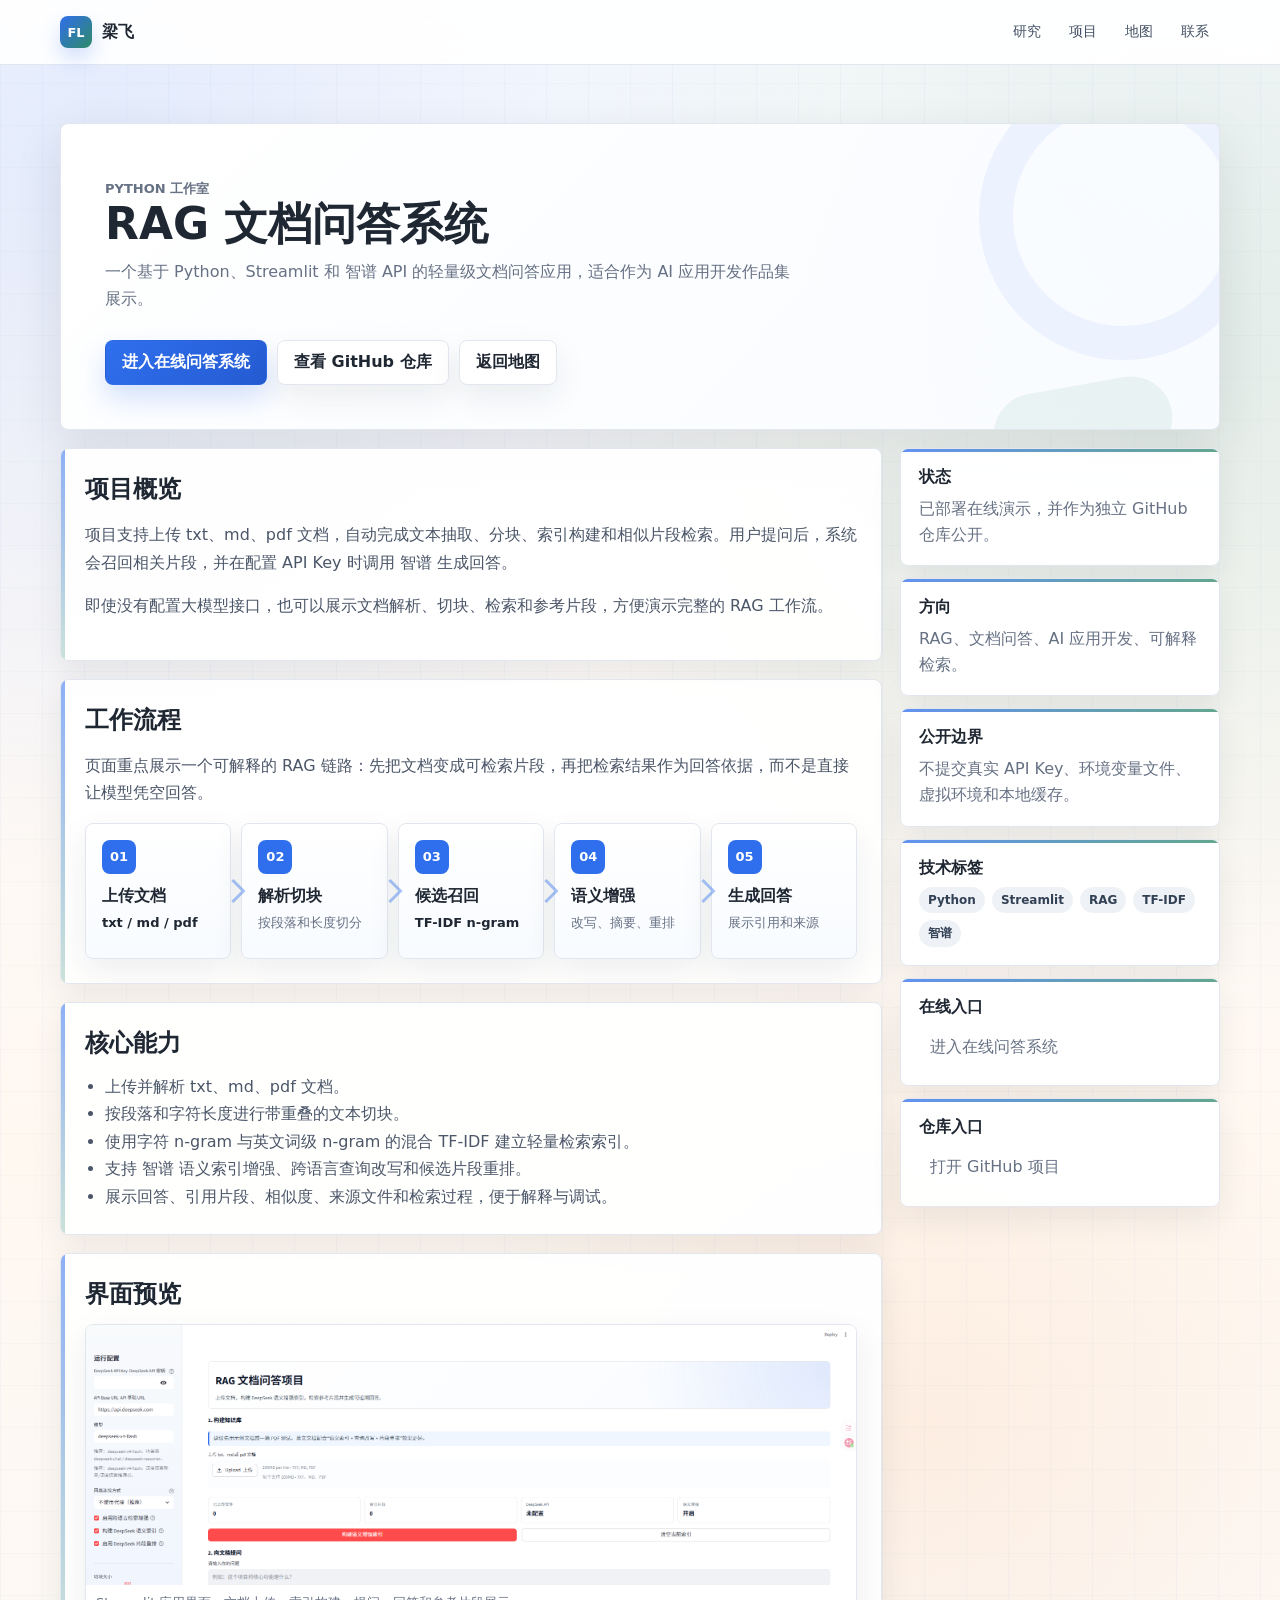
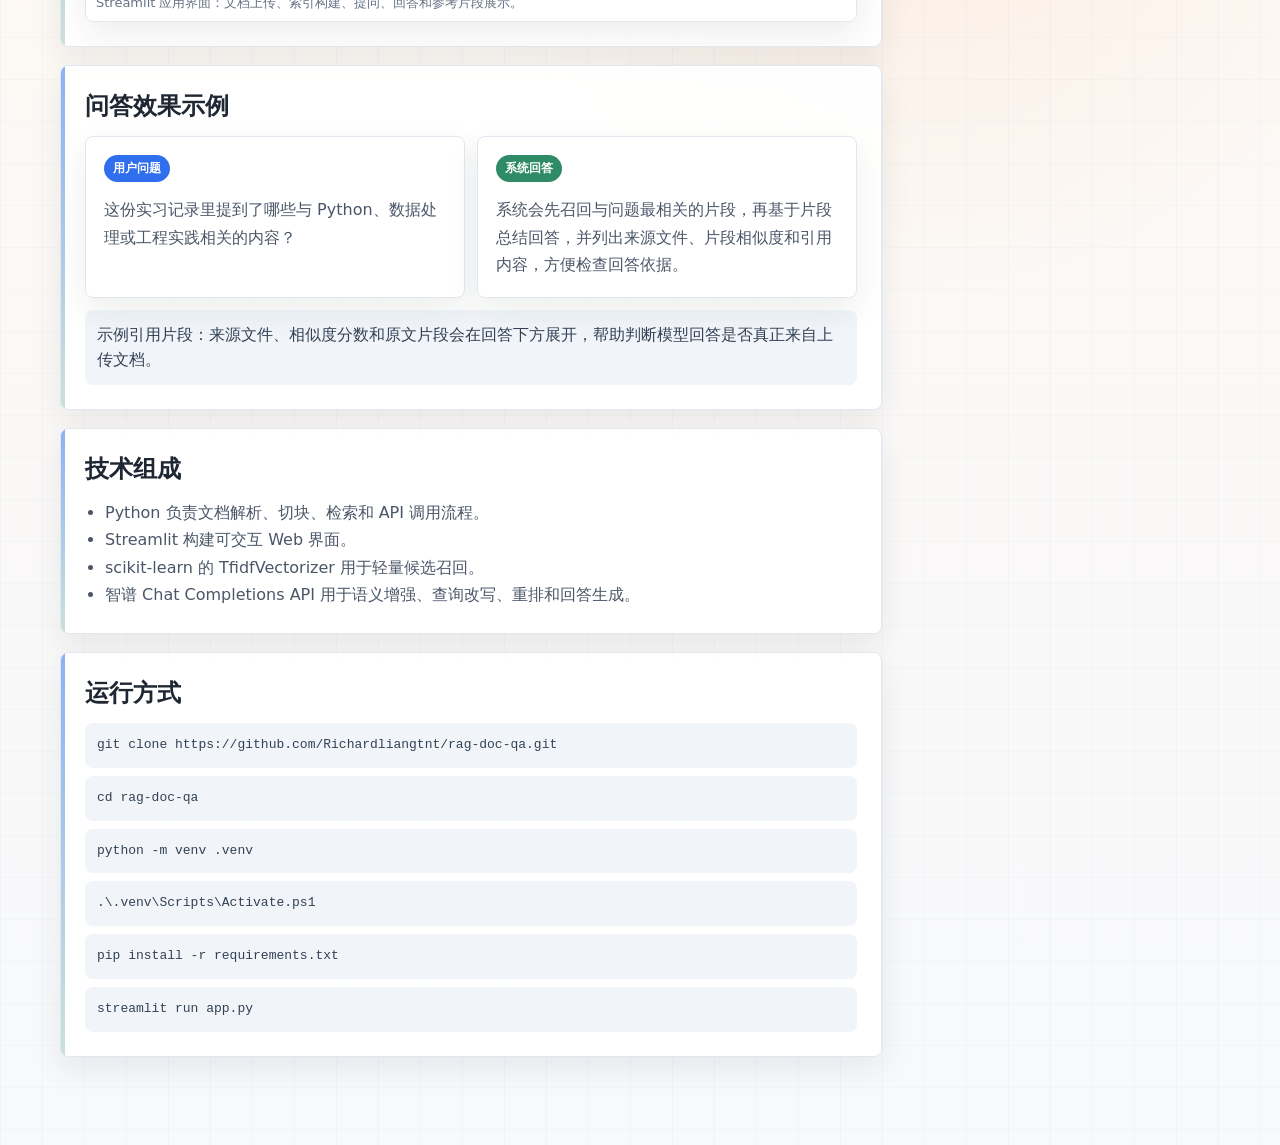
<file: projects/rag-doc-qa.html>
<!doctype html>
<html lang="zh-CN">
<head>
  <meta charset="utf-8">
  <meta name="viewport" content="width=device-width, initial-scale=1">
  <title>RAG 文档问答系统 | 梁飞</title>
  <meta name="description" content="基于 Python、Streamlit 和 智谱 API 的轻量级 RAG 文档问答项目展示。">
  <link rel="icon" href="../assets/favicon.svg" type="image/svg+xml">
  <meta property="og:type" content="article">
  <meta property="og:title" content="RAG 文档问答系统 | 梁飞">
  <meta property="og:description" content="上传文档、构建轻量检索索引，并结合智谱 API 生成带参考片段的回答。">
  <meta property="og:image" content="../assets/img/rag-app-preview.png">
  <meta name="twitter:card" content="summary_large_image">
  <meta name="twitter:title" content="RAG 文档问答系统 | 梁飞">
  <meta name="twitter:description" content="基于 Python、Streamlit 和 智谱 API 的轻量级 RAG 文档问答项目展示。">
  <meta name="twitter:image" content="../assets/img/rag-app-preview.png">
  <link rel="stylesheet" href="../assets/css/styles.css">
</head>
<body>
  <header class="site-header">
    <nav class="nav" aria-label="Primary navigation">
      <a class="brand" href="../index.html"><span class="brand-mark">FL</span><span>梁飞</span></a>
      <div class="nav-links">
        <a href="../index.html#research">研究</a>
        <a href="../index.html#projects">项目</a>
        <a href="../index.html#map">地图</a>
        <a href="../index.html#contact">联系</a>
      </div>
    </nav>
  </header>

  <main class="page project-page">
    <section class="project-hero">
      <p class="eyebrow"><span class="notranslate" translate="no">Python</span> 工作室</p>
      <h1><span class="notranslate" translate="no">RAG</span> 文档问答系统</h1>
      <p>一个基于 <span class="notranslate" translate="no">Python</span>、<span class="notranslate" translate="no">Streamlit</span> 和 <span class="notranslate" translate="no">智谱 API</span> 的轻量级文档问答应用，适合作为 AI 应用开发作品集展示。</p>
      <div class="hero-actions">
        <a class="primary-action" href="https://rag-doc-app-wami9czpfcbpmspv2nlccv.streamlit.app/" target="_blank" rel="noreferrer">进入在线问答系统</a>
        <a class="secondary-action" href="https://github.com/Richardliangtnt/rag-doc-qa" target="_blank" rel="noreferrer">查看 GitHub 仓库</a>
        <a class="secondary-action" href="../index.html#map">返回地图</a>
      </div>
    </section>

    <div class="project-layout">
      <div>
        <section class="content-block">
          <h2>项目概览</h2>
          <p>项目支持上传 <span class="notranslate" translate="no">txt</span>、<span class="notranslate" translate="no">md</span>、<span class="notranslate" translate="no">pdf</span> 文档，自动完成文本抽取、分块、索引构建和相似片段检索。用户提问后，系统会召回相关片段，并在配置 API Key 时调用 <span class="notranslate" translate="no">智谱</span> 生成回答。</p>
          <p>即使没有配置大模型接口，也可以展示文档解析、切块、检索和参考片段，方便演示完整的 <span class="notranslate" translate="no">RAG</span> 工作流。</p>
        </section>

        <section class="content-block">
          <h2>工作流程</h2>
          <p>页面重点展示一个可解释的 <span class="notranslate" translate="no">RAG</span> 链路：先把文档变成可检索片段，再把检索结果作为回答依据，而不是直接让模型凭空回答。</p>
          <div class="flow-strip" aria-label="RAG 文档问答工作流程">
            <div class="flow-step">
              <strong>01</strong>
              <span>上传文档</span>
              <p><span class="notranslate" translate="no">txt / md / pdf</span></p>
            </div>
            <div class="flow-step">
              <strong>02</strong>
              <span>解析切块</span>
              <p>按段落和长度切分</p>
            </div>
            <div class="flow-step">
              <strong>03</strong>
              <span>候选召回</span>
              <p><span class="notranslate" translate="no">TF-IDF n-gram</span></p>
            </div>
            <div class="flow-step">
              <strong>04</strong>
              <span>语义增强</span>
              <p>改写、摘要、重排</p>
            </div>
            <div class="flow-step">
              <strong>05</strong>
              <span>生成回答</span>
              <p>展示引用和来源</p>
            </div>
          </div>
        </section>

        <section class="content-block">
          <h2>核心能力</h2>
          <ul>
            <li>上传并解析 <span class="notranslate" translate="no">txt</span>、<span class="notranslate" translate="no">md</span>、<span class="notranslate" translate="no">pdf</span> 文档。</li>
            <li>按段落和字符长度进行带重叠的文本切块。</li>
            <li>使用字符 <span class="notranslate" translate="no">n-gram</span> 与英文词级 <span class="notranslate" translate="no">n-gram</span> 的混合 <span class="notranslate" translate="no">TF-IDF</span> 建立轻量检索索引。</li>
            <li>支持 <span class="notranslate" translate="no">智谱</span> 语义索引增强、跨语言查询改写和候选片段重排。</li>
            <li>展示回答、引用片段、相似度、来源文件和检索过程，便于解释与调试。</li>
          </ul>
        </section>

        <section class="content-block">
          <h2>界面预览</h2>
          <div class="media-grid">
            <figure class="media-wide">
              <img src="../assets/img/rag-app-preview.png" alt="RAG 文档问答系统 Streamlit 界面预览">
              <figcaption><span class="notranslate" translate="no">Streamlit</span> 应用界面：文档上传、索引构建、提问、回答和参考片段展示。</figcaption>
            </figure>
          </div>
        </section>

        <section class="content-block">
          <h2>问答效果示例</h2>
          <div class="qa-showcase">
            <div class="qa-panel">
              <span class="tag blue">用户问题</span>
              <p>这份实习记录里提到了哪些与 <span class="notranslate" translate="no">Python</span>、数据处理或工程实践相关的内容？</p>
            </div>
            <div class="qa-panel">
              <span class="tag green">系统回答</span>
              <p>系统会先召回与问题最相关的片段，再基于片段总结回答，并列出来源文件、片段相似度和引用内容，方便检查回答依据。</p>
            </div>
          </div>
          <div class="citation">
            示例引用片段：来源文件、相似度分数和原文片段会在回答下方展开，帮助判断模型回答是否真正来自上传文档。
          </div>
        </section>

        <section class="content-block">
          <h2>技术组成</h2>
          <ul>
            <li><span class="notranslate" translate="no">Python</span> 负责文档解析、切块、检索和 API 调用流程。</li>
            <li><span class="notranslate" translate="no">Streamlit</span> 构建可交互 Web 界面。</li>
            <li><span class="notranslate" translate="no">scikit-learn</span> 的 <span class="notranslate" translate="no">TfidfVectorizer</span> 用于轻量候选召回。</li>
            <li><span class="notranslate" translate="no">智谱 Chat Completions API</span> 用于语义增强、查询改写、重排和回答生成。</li>
          </ul>
        </section>

        <section class="content-block">
          <h2>运行方式</h2>
          <div class="code-list">
            <code>git clone https://github.com/Richardliangtnt/rag-doc-qa.git</code>
            <code>cd rag-doc-qa</code>
            <code>python -m venv .venv</code>
            <code>.\.venv\Scripts\Activate.ps1</code>
            <code>pip install -r requirements.txt</code>
            <code>streamlit run app.py</code>
          </div>
        </section>
      </div>

      <aside class="side-panel">
        <div class="project-card">
          <strong>状态</strong>
          <p>已部署在线演示，并作为独立 GitHub 仓库公开。</p>
        </div>
        <div class="project-card">
          <strong>方向</strong>
          <p><span class="notranslate" translate="no">RAG</span>、文档问答、AI 应用开发、可解释检索。</p>
        </div>
        <div class="project-card">
          <strong>公开边界</strong>
          <p>不提交真实 API Key、环境变量文件、虚拟环境和本地缓存。</p>
        </div>
        <div class="project-card">
          <strong>技术标签</strong>
          <div class="tag-row">
            <span class="tag notranslate" translate="no">Python</span>
            <span class="tag notranslate" translate="no">Streamlit</span>
            <span class="tag notranslate" translate="no">RAG</span>
            <span class="tag notranslate" translate="no">TF-IDF</span>
            <span class="tag notranslate" translate="no">智谱</span>
          </div>
        </div>
        <div class="project-card">
          <strong>在线入口</strong>
          <p><a class="text-link" href="https://rag-doc-app-wami9czpfcbpmspv2nlccv.streamlit.app/" target="_blank" rel="noreferrer">进入在线问答系统</a></p>
        </div>
        <div class="project-card">
          <strong>仓库入口</strong>
          <p><a class="text-link" href="https://github.com/Richardliangtnt/rag-doc-qa" target="_blank" rel="noreferrer">打开 GitHub 项目</a></p>
        </div>
      </aside>
    </div>
  </main>
  <script src="../assets/js/main.js?v=20260510-rag"></script>
</body>
</html>
</file>
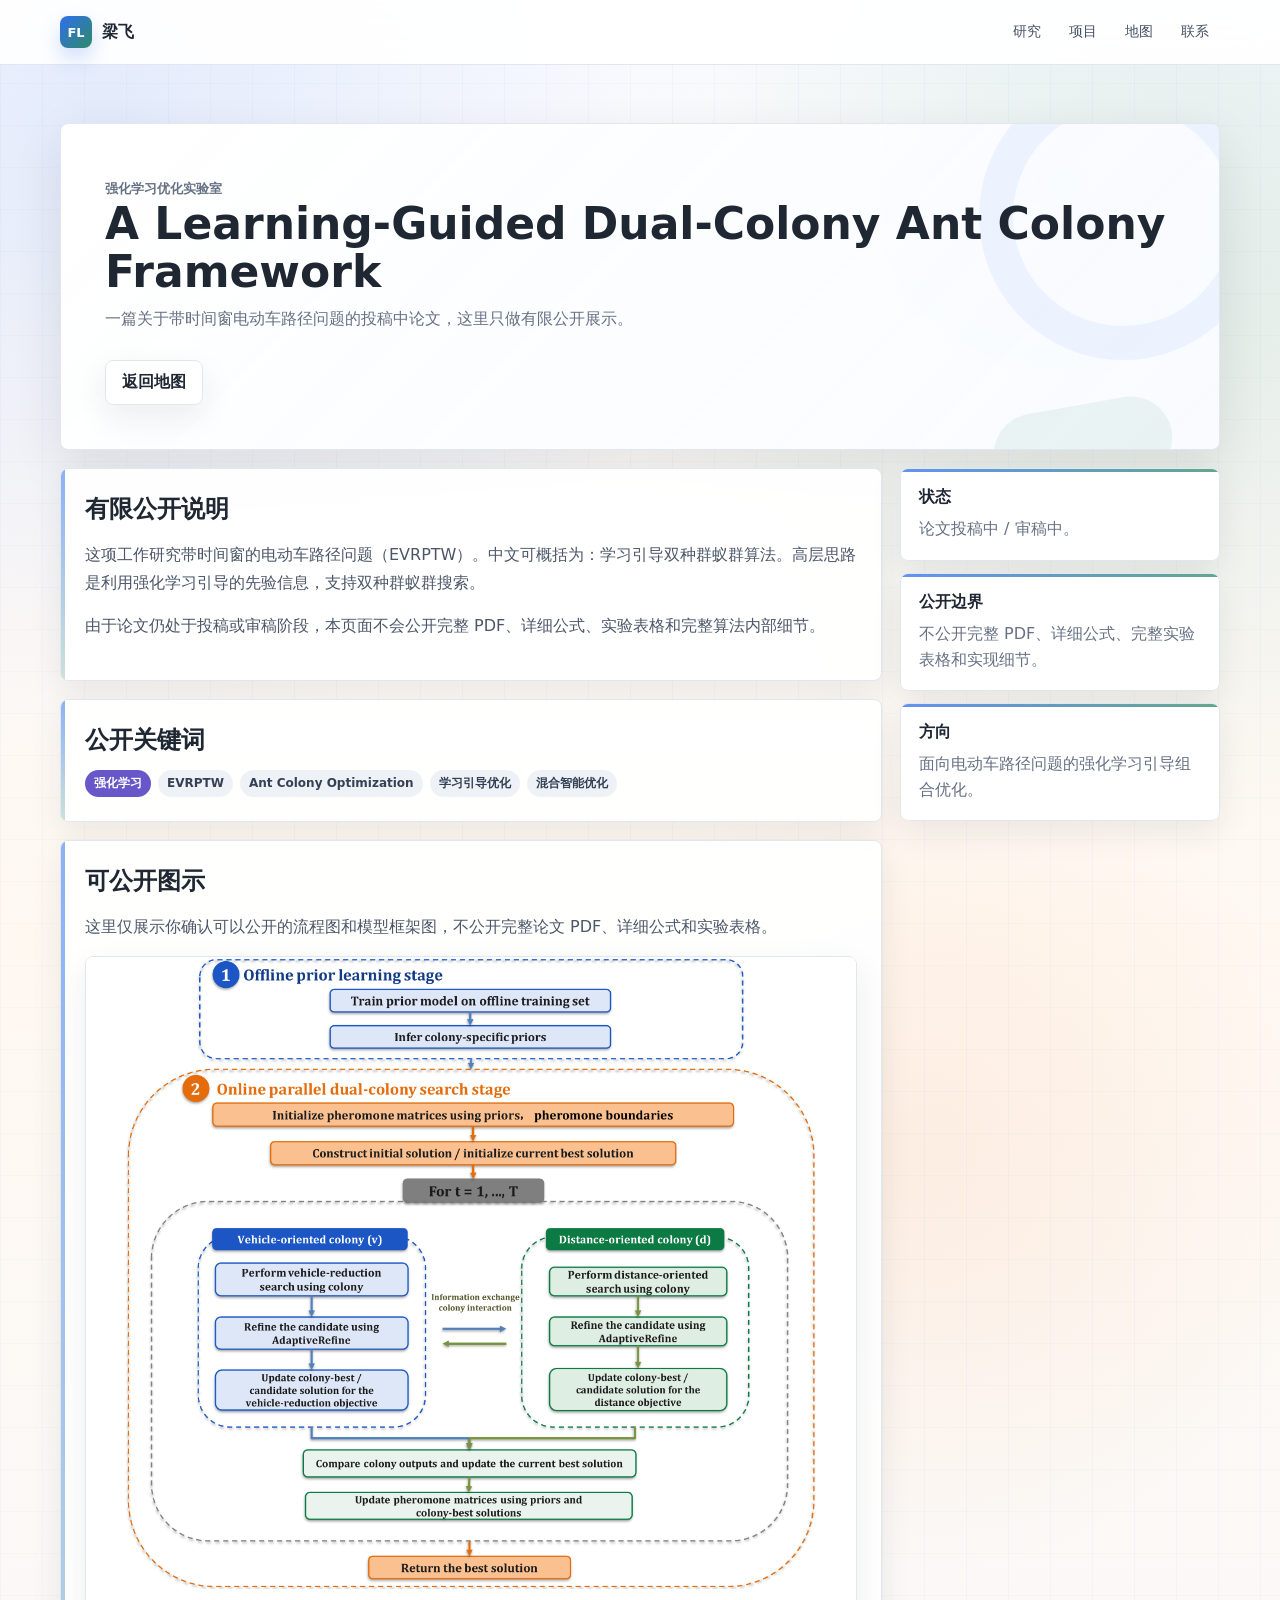
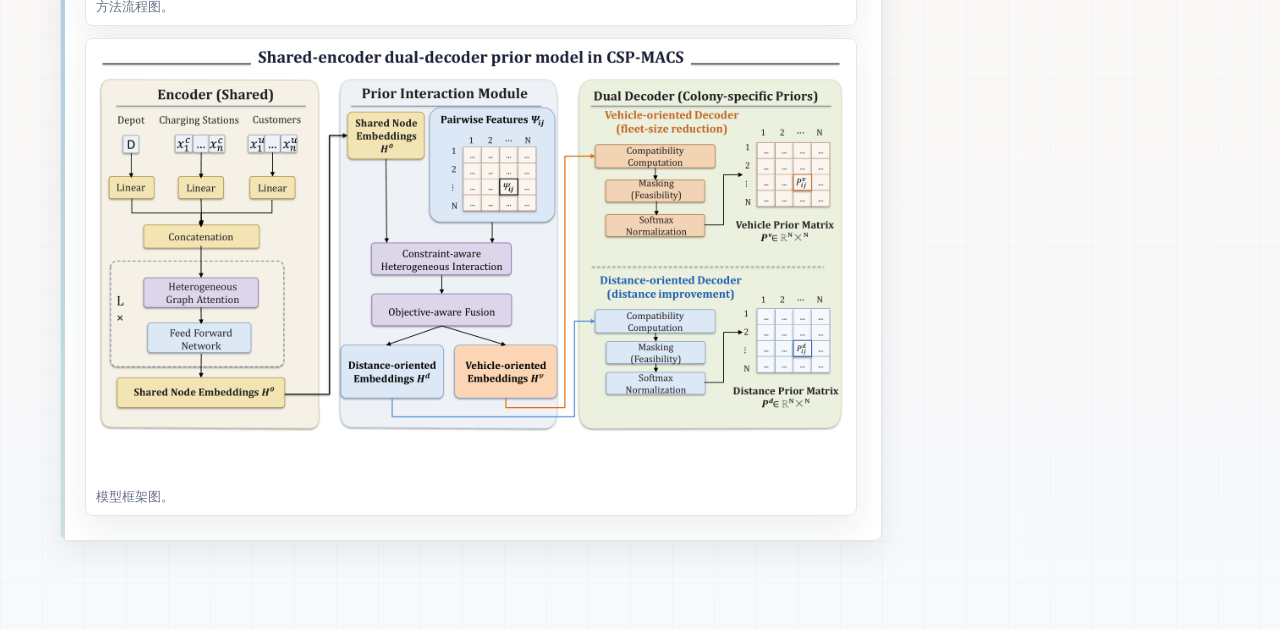
<file: projects/rl-optimization.html>
<!doctype html>
<html lang="zh-CN">
<head>
  <meta charset="utf-8">
  <meta name="viewport" content="width=device-width, initial-scale=1">
  <title>强化学习优化实验室 | 梁飞</title>
  <meta name="description" content="投稿中 EVRPTW 研究的轻量公开展示：学习引导双种群蚁群算法。">
  <link rel="icon" href="../assets/favicon.svg" type="image/svg+xml">
  <meta property="og:type" content="article">
  <meta property="og:title" content="强化学习优化实验室 | 梁飞">
  <meta property="og:description" content="投稿中 EVRPTW 研究的轻量公开展示：学习引导双种群蚁群算法。">
  <meta property="og:image" content="../assets/img/og-image.png">
  <meta name="twitter:card" content="summary_large_image">
  <meta name="twitter:title" content="强化学习优化实验室 | 梁飞">
  <meta name="twitter:description" content="投稿中 EVRPTW 研究的轻量公开展示：学习引导双种群蚁群算法。">
  <meta name="twitter:image" content="../assets/img/og-image.png">
  <link rel="stylesheet" href="../assets/css/styles.css">
</head>
<body>
  <header class="site-header">
    <nav class="nav" aria-label="Primary navigation">
      <a class="brand" href="../index.html"><span class="brand-mark">FL</span><span>梁飞</span></a>
      <div class="nav-links">
        <a href="../index.html#research">研究</a>
        <a href="../index.html#projects">项目</a>
        <a href="../index.html#map">地图</a>
        <a href="../index.html#contact">联系</a>
      </div>
    </nav>
  </header>

  <main class="page project-page">
    <section class="project-hero">
      <p class="eyebrow">强化学习优化实验室</p>
      <h1><span class="notranslate" translate="no">A Learning-Guided Dual-Colony Ant Colony Framework</span></h1>
      <p>一篇关于带时间窗电动车路径问题的投稿中论文，这里只做有限公开展示。</p>
      <div class="hero-actions">
        <a class="secondary-action" href="../index.html#map">返回地图</a>
      </div>
    </section>

    <div class="project-layout">
      <div>
        <section class="content-block">
          <h2>有限公开说明</h2>
          <p>这项工作研究带时间窗的电动车路径问题（<span class="notranslate" translate="no">EVRPTW</span>）。中文可概括为：学习引导双种群蚁群算法。高层思路是利用强化学习引导的先验信息，支持双种群蚁群搜索。</p>
          <p>由于论文仍处于投稿或审稿阶段，本页面不会公开完整 PDF、详细公式、实验表格和完整算法内部细节。</p>
        </section>

        <section class="content-block">
          <h2>公开关键词</h2>
          <div class="tag-row">
            <span class="tag violet">强化学习</span>
            <span class="tag notranslate" translate="no">EVRPTW</span>
            <span class="tag notranslate" translate="no">Ant Colony Optimization</span>
            <span class="tag">学习引导优化</span>
            <span class="tag">混合智能优化</span>
          </div>
        </section>

        <section class="content-block">
          <h2>可公开图示</h2>
          <p>这里仅展示你确认可以公开的流程图和模型框架图，不公开完整论文 PDF、详细公式和实验表格。</p>
          <div class="media-grid figure-stack">
            <figure>
              <img src="../assets/img/rl-flowchart.png" alt="CSP-MACS 方法流程图">
              <figcaption>方法流程图。</figcaption>
            </figure>
            <figure>
              <img src="../assets/img/rl-model-framework.png" alt="CSP-MACS 模型框架图">
              <figcaption>模型框架图。</figcaption>
            </figure>
          </div>
        </section>
      </div>

      <aside class="side-panel">
        <div class="project-card">
          <strong>状态</strong>
          <p>论文投稿中 / 审稿中。</p>
        </div>
        <div class="project-card">
          <strong>公开边界</strong>
          <p>不公开完整 PDF、详细公式、完整实验表格和实现细节。</p>
        </div>
        <div class="project-card">
          <strong>方向</strong>
          <p>面向电动车路径问题的强化学习引导组合优化。</p>
        </div>
      </aside>
    </div>
  </main>
  <script src="../assets/js/main.js?v=20260509-polish"></script>
</body>
</html>
</file>
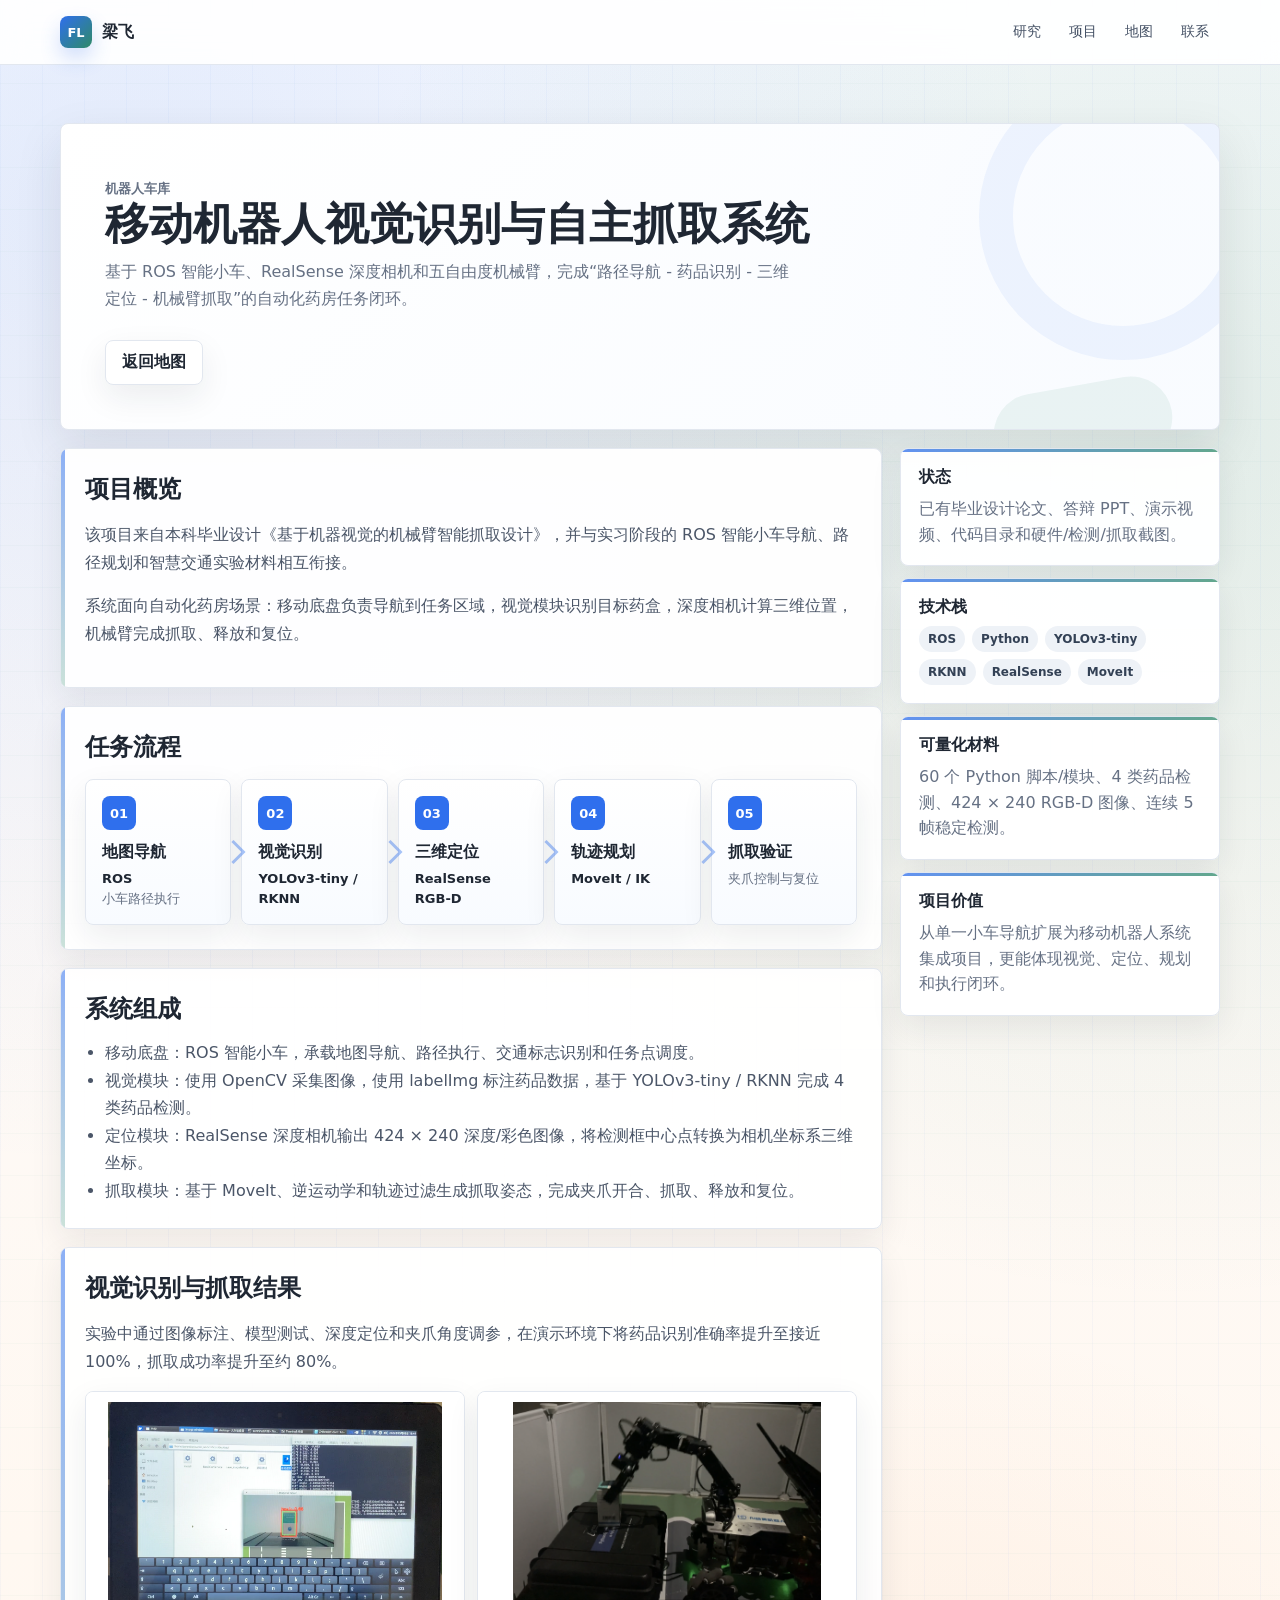
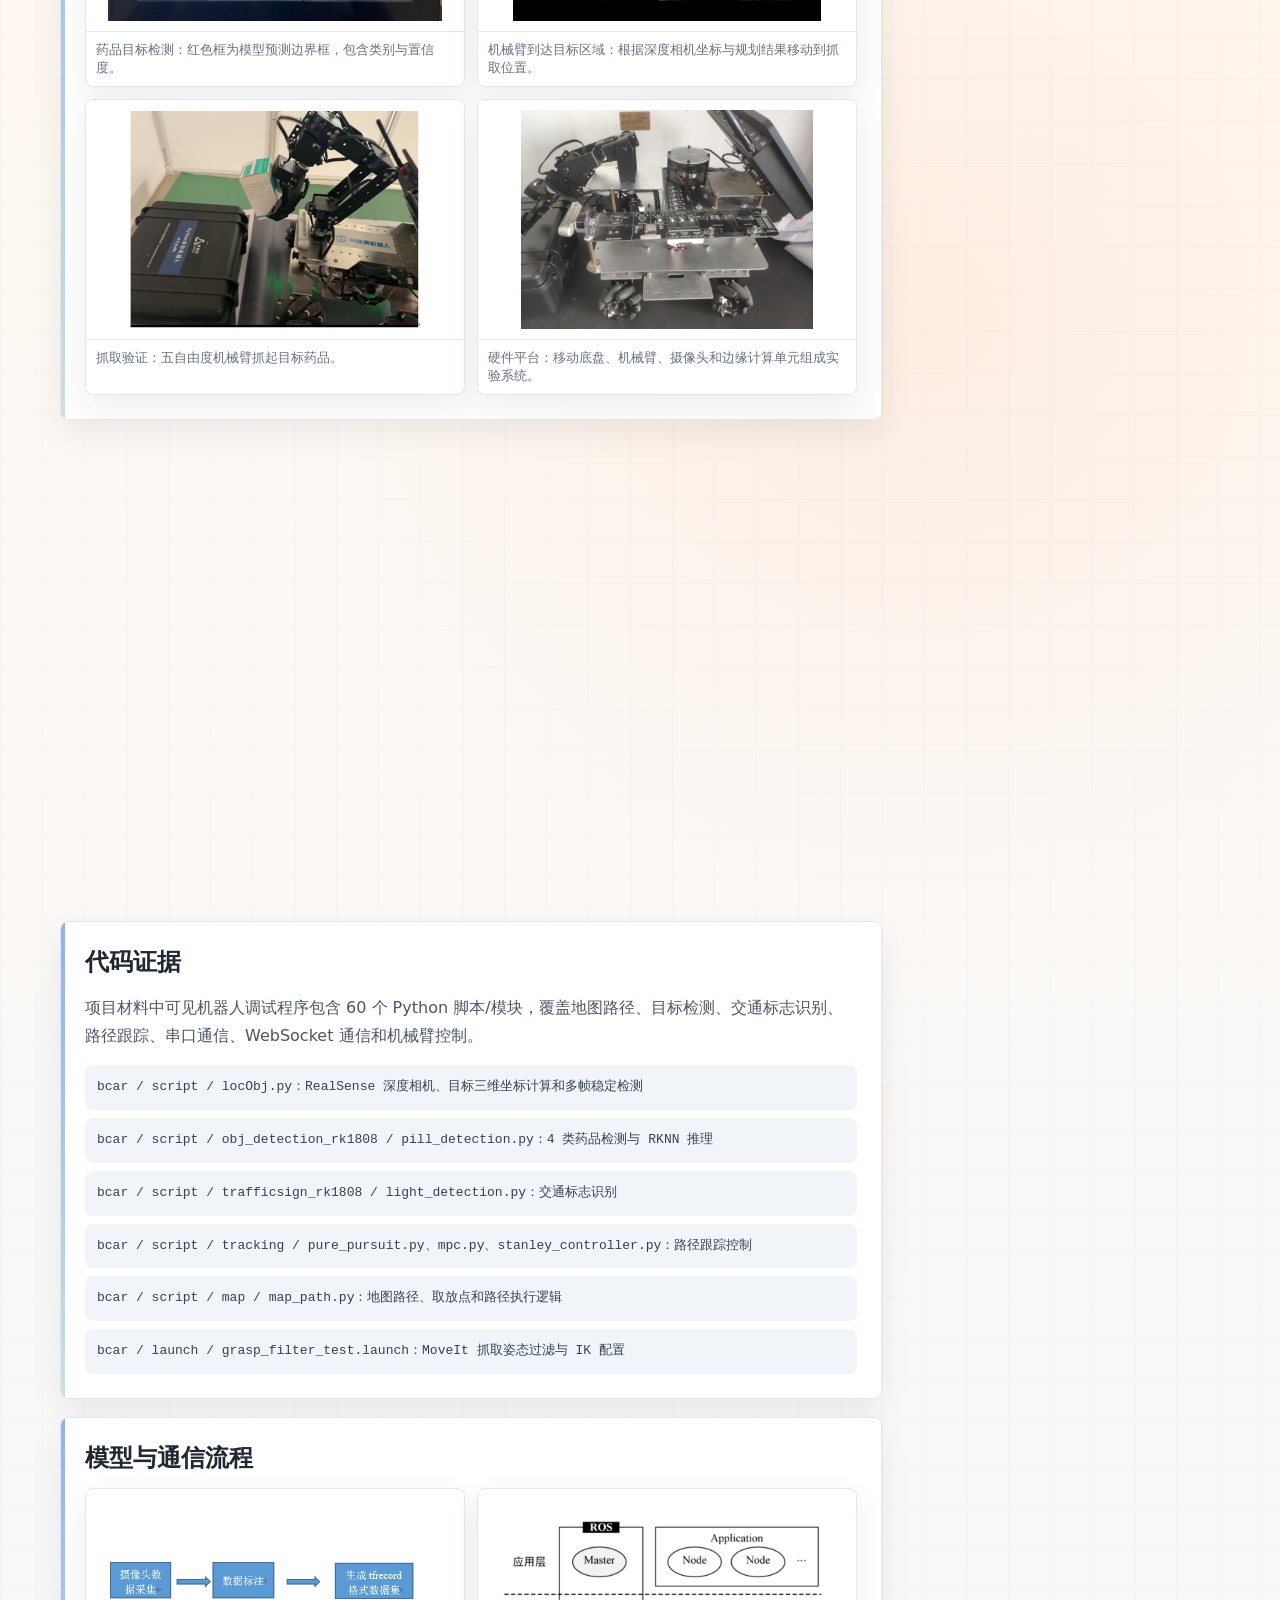
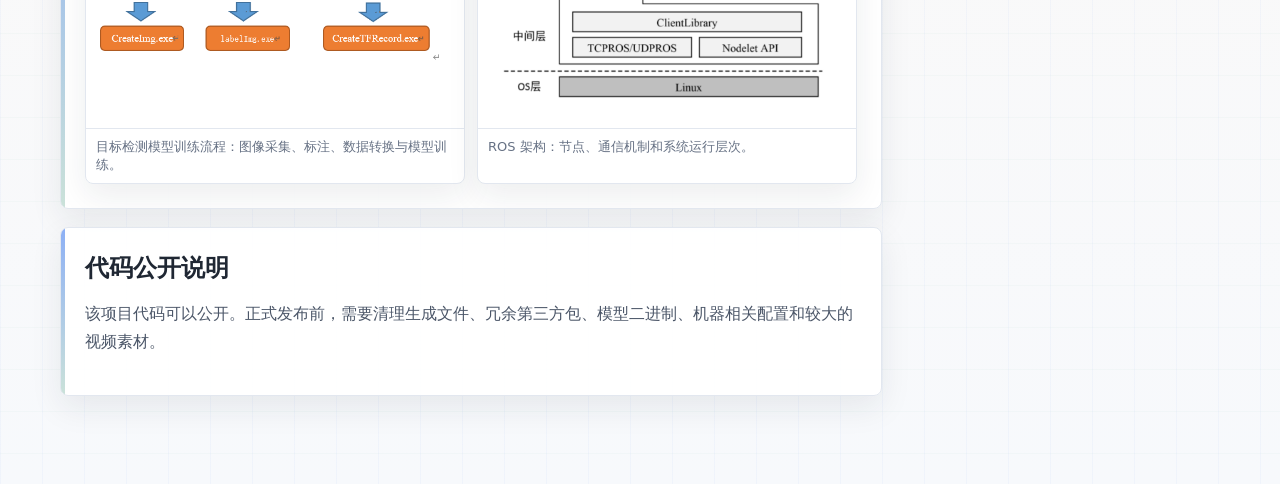
<file: projects/traffic-garage.html>
<!doctype html>
<html lang="zh-CN">
<head>
  <meta charset="utf-8">
  <meta name="viewport" content="width=device-width, initial-scale=1">
  <title>移动机器人视觉识别与自主抓取系统 | 梁飞</title>
  <meta name="description" content="基于 ROS 智能小车、RealSense 深度相机、YOLOv3-tiny 和 MoveIt 的移动机器人视觉识别与自主抓取项目展示。">
  <link rel="icon" href="../assets/favicon.svg" type="image/svg+xml">
  <meta property="og:type" content="article">
  <meta property="og:title" content="移动机器人视觉识别与自主抓取系统 | 梁飞">
  <meta property="og:description" content="融合 ROS 小车导航、YOLO 药品识别、RealSense 三维定位和五自由度机械臂抓取。">
  <meta property="og:image" content="../assets/img/robot-arm-grasping.png">
  <meta name="twitter:card" content="summary_large_image">
  <meta name="twitter:title" content="移动机器人视觉识别与自主抓取系统 | 梁飞">
  <meta name="twitter:description" content="基于 ROS 智能小车、RealSense 深度相机、YOLOv3-tiny 和 MoveIt 的机器人系统集成项目。">
  <meta name="twitter:image" content="../assets/img/robot-arm-grasping.png">
  <link rel="stylesheet" href="../assets/css/styles.css">
</head>
<body>
  <header class="site-header">
    <nav class="nav" aria-label="Primary navigation">
      <a class="brand" href="../index.html"><span class="brand-mark">FL</span><span>梁飞</span></a>
      <div class="nav-links">
        <a href="../index.html#research">研究</a>
        <a href="../index.html#projects">项目</a>
        <a href="../index.html#map">地图</a>
        <a href="../index.html#contact">联系</a>
      </div>
    </nav>
  </header>

  <main class="page project-page">
    <section class="project-hero">
      <p class="eyebrow">机器人车库</p>
      <h1>移动机器人视觉识别与自主抓取系统</h1>
      <p>基于 <span class="notranslate" translate="no">ROS</span> 智能小车、<span class="notranslate" translate="no">RealSense</span> 深度相机和五自由度机械臂，完成“路径导航 - 药品识别 - 三维定位 - 机械臂抓取”的自动化药房任务闭环。</p>
      <div class="hero-actions">
        <a class="secondary-action" href="../index.html#map">返回地图</a>
      </div>
    </section>

    <div class="project-layout">
      <div>
        <section class="content-block">
          <h2>项目概览</h2>
          <p>该项目来自本科毕业设计《基于机器视觉的机械臂智能抓取设计》，并与实习阶段的 <span class="notranslate" translate="no">ROS</span> 智能小车导航、路径规划和智慧交通实验材料相互衔接。</p>
          <p>系统面向自动化药房场景：移动底盘负责导航到任务区域，视觉模块识别目标药盒，深度相机计算三维位置，机械臂完成抓取、释放和复位。</p>
        </section>

        <section class="content-block">
          <h2>任务流程</h2>
          <div class="flow-strip" aria-label="移动机器人视觉抓取任务流程">
            <div class="flow-step">
              <strong>01</strong>
              <span>地图导航</span>
              <p><span class="notranslate" translate="no">ROS</span> 小车路径执行</p>
            </div>
            <div class="flow-step">
              <strong>02</strong>
              <span>视觉识别</span>
              <p><span class="notranslate" translate="no">YOLOv3-tiny / RKNN</span></p>
            </div>
            <div class="flow-step">
              <strong>03</strong>
              <span>三维定位</span>
              <p><span class="notranslate" translate="no">RealSense RGB-D</span></p>
            </div>
            <div class="flow-step">
              <strong>04</strong>
              <span>轨迹规划</span>
              <p><span class="notranslate" translate="no">MoveIt / IK</span></p>
            </div>
            <div class="flow-step">
              <strong>05</strong>
              <span>抓取验证</span>
              <p>夹爪控制与复位</p>
            </div>
          </div>
        </section>

        <section class="content-block">
          <h2>系统组成</h2>
          <ul>
            <li>移动底盘：<span class="notranslate" translate="no">ROS</span> 智能小车，承载地图导航、路径执行、交通标志识别和任务点调度。</li>
            <li>视觉模块：使用 <span class="notranslate" translate="no">OpenCV</span> 采集图像，使用 <span class="notranslate" translate="no">labelImg</span> 标注药品数据，基于 <span class="notranslate" translate="no">YOLOv3-tiny / RKNN</span> 完成 4 类药品检测。</li>
            <li>定位模块：<span class="notranslate" translate="no">RealSense</span> 深度相机输出 424 × 240 深度/彩色图像，将检测框中心点转换为相机坐标系三维坐标。</li>
            <li>抓取模块：基于 <span class="notranslate" translate="no">MoveIt</span>、逆运动学和轨迹过滤生成抓取姿态，完成夹爪开合、抓取、释放和复位。</li>
          </ul>
        </section>

        <section class="content-block">
          <h2>视觉识别与抓取结果</h2>
          <p>实验中通过图像标注、模型测试、深度定位和夹爪角度调参，在演示环境下将药品识别准确率提升至接近 100%，抓取成功率提升至约 80%。</p>
          <div class="media-grid project-media-gallery">
            <figure>
              <a href="../assets/img/robot-detection-result.png" target="_blank" rel="noreferrer"><img src="../assets/img/robot-detection-result.png" alt="药品目标检测结果截图"></a>
              <figcaption>药品目标检测：红色框为模型预测边界框，包含类别与置信度。</figcaption>
            </figure>
            <figure>
              <a href="../assets/img/robot-arm-reaching.png" target="_blank" rel="noreferrer"><img src="../assets/img/robot-arm-reaching.png" alt="机械臂移动到药品位置"></a>
              <figcaption>机械臂到达目标区域：根据深度相机坐标与规划结果移动到抓取位置。</figcaption>
            </figure>
            <figure>
              <a href="../assets/img/robot-arm-grasping.png" target="_blank" rel="noreferrer"><img src="../assets/img/robot-arm-grasping.png" alt="机械臂抓取药品"></a>
              <figcaption>抓取验证：五自由度机械臂抓起目标药品。</figcaption>
            </figure>
            <figure>
              <a href="../assets/img/robot-platform-front.png" target="_blank" rel="noreferrer"><img src="../assets/img/robot-platform-front.png" alt="智能小车和机械臂硬件平台"></a>
              <figcaption>硬件平台：移动底盘、机械臂、摄像头和边缘计算单元组成实验系统。</figcaption>
            </figure>
          </div>
        </section>

        <section class="content-block">
          <h2>导航与路径材料</h2>
          <p>原始材料中包含地图、路径点、路径跟踪和智慧交通任务逻辑。路径执行部分可与抓取任务结合，用于把机器人移动到目标货架或取药点。</p>
          <div class="media-grid project-media-gallery">
            <figure>
              <a href="../assets/img/robot-traffic-map.png" target="_blank" rel="noreferrer"><img src="../assets/img/robot-traffic-map.png" alt="智慧交通实验地图"></a>
              <figcaption>智慧交通实验地图：用于小车路径规划、路径执行和任务点调度。</figcaption>
            </figure>
            <figure>
              <a href="../assets/img/traffic-path.png" target="_blank" rel="noreferrer"><img src="../assets/img/traffic-path.png" alt="路径规划路线示意图"></a>
              <figcaption>路径规划路线示意：展示导航任务中的路径连接和执行过程。</figcaption>
            </figure>
          </div>
        </section>

        <section class="content-block">
          <h2>代码证据</h2>
          <p>项目材料中可见机器人调试程序包含 60 个 Python 脚本/模块，覆盖地图路径、目标检测、交通标志识别、路径跟踪、串口通信、WebSocket 通信和机械臂控制。</p>
          <div class="code-list">
            <code>bcar / script / locObj.py：RealSense 深度相机、目标三维坐标计算和多帧稳定检测</code>
            <code>bcar / script / obj_detection_rk1808 / pill_detection.py：4 类药品检测与 RKNN 推理</code>
            <code>bcar / script / trafficsign_rk1808 / light_detection.py：交通标志识别</code>
            <code>bcar / script / tracking / pure_pursuit.py、mpc.py、stanley_controller.py：路径跟踪控制</code>
            <code>bcar / script / map / map_path.py：地图路径、取放点和路径执行逻辑</code>
            <code>bcar / launch / grasp_filter_test.launch：MoveIt 抓取姿态过滤与 IK 配置</code>
          </div>
        </section>

        <section class="content-block">
          <h2>模型与通信流程</h2>
          <div class="media-grid project-media-gallery">
            <figure>
              <a href="../assets/img/robot-yolo-training-flow.png" target="_blank" rel="noreferrer"><img src="../assets/img/robot-yolo-training-flow.png" alt="YOLO 药品识别模型训练流程"></a>
              <figcaption>目标检测模型训练流程：图像采集、标注、数据转换与模型训练。</figcaption>
            </figure>
            <figure>
              <a href="../assets/img/robot-ros-architecture.png" target="_blank" rel="noreferrer"><img src="../assets/img/robot-ros-architecture.png" alt="ROS 系统架构图"></a>
              <figcaption><span class="notranslate" translate="no">ROS</span> 架构：节点、通信机制和系统运行层次。</figcaption>
            </figure>
          </div>
        </section>

        <section class="content-block">
          <h2>代码公开说明</h2>
          <p>该项目代码可以公开。正式发布前，需要清理生成文件、冗余第三方包、模型二进制、机器相关配置和较大的视频素材。</p>
        </section>
      </div>

      <aside class="side-panel">
        <div class="project-card">
          <strong>状态</strong>
          <p>已有毕业设计论文、答辩 PPT、演示视频、代码目录和硬件/检测/抓取截图。</p>
        </div>
        <div class="project-card">
          <strong>技术栈</strong>
          <div class="tag-row">
            <span class="tag notranslate" translate="no">ROS</span>
            <span class="tag notranslate" translate="no">Python</span>
            <span class="tag notranslate" translate="no">YOLOv3-tiny</span>
            <span class="tag notranslate" translate="no">RKNN</span>
            <span class="tag notranslate" translate="no">RealSense</span>
            <span class="tag notranslate" translate="no">MoveIt</span>
          </div>
        </div>
        <div class="project-card">
          <strong>可量化材料</strong>
          <p>60 个 Python 脚本/模块、4 类药品检测、424 × 240 RGB-D 图像、连续 5 帧稳定检测。</p>
        </div>
        <div class="project-card">
          <strong>项目价值</strong>
          <p>从单一小车导航扩展为移动机器人系统集成项目，更能体现视觉、定位、规划和执行闭环。</p>
        </div>
      </aside>
    </div>
  </main>
  <script src="../assets/js/main.js?v=20260511-robot"></script>
</body>
</html>
</file>
<file: assets/css/styles.css>
:root {
  --ink: #1f2733;
  --muted: #667184;
  --line: #e2e7ef;
  --line-strong: #d4dce8;
  --paper: #ffffff;
  --soft: #f6f8fb;
  --clay: #f08b45;
  --clay-deep: #d96f2e;
  --cream: #fff0df;
  --blue: #2f6fed;
  --green: #2f8a68;
  --amber: #b97124;
  --violet: #6757c8;
  --red: #d64d42;
  --shadow: 0 18px 48px rgba(31, 39, 51, .10);
  --shadow-soft: 0 12px 32px rgba(31, 39, 51, .08);
}

* {
  box-sizing: border-box;
}

html {
  scroll-behavior: smooth;
}

body {
  margin: 0;
  color: var(--ink);
  background:
    linear-gradient(90deg, rgba(47, 111, 237, .035) 1px, transparent 1px),
    linear-gradient(0deg, rgba(47, 138, 104, .028) 1px, transparent 1px),
    radial-gradient(circle at 8% 6%, rgba(47, 111, 237, .12), transparent 26%),
    radial-gradient(circle at 92% 12%, rgba(47, 138, 104, .13), transparent 25%),
    radial-gradient(circle at 72% 52%, rgba(240, 139, 69, .10), transparent 28%),
    linear-gradient(180deg, #fbfcff 0%, #fff8f1 42%, #f7f9fc 100%);
  background-size: 42px 42px, 42px 42px, auto, auto, auto, auto;
  font-family: Inter, ui-sans-serif, system-ui, -apple-system, BlinkMacSystemFont, "Segoe UI", sans-serif;
  letter-spacing: 0;
}

a {
  color: inherit;
  text-decoration: none;
}

img {
  display: block;
  max-width: 100%;
}

.site-header {
  position: sticky;
  top: 0;
  z-index: 20;
  background: rgba(255, 255, 255, .92);
  border-bottom: 1px solid var(--line);
  backdrop-filter: blur(14px);
}

.nav {
  width: min(1160px, calc(100vw - 32px));
  min-height: 64px;
  margin: 0 auto;
  display: flex;
  align-items: center;
  justify-content: space-between;
  gap: 18px;
}

.brand {
  display: inline-flex;
  align-items: center;
  gap: 10px;
  font-weight: 800;
}

.brand-mark {
  width: 32px;
  height: 32px;
  border-radius: 8px;
  display: grid;
  place-items: center;
  color: #fff;
  background: linear-gradient(135deg, var(--blue), var(--green));
  box-shadow: 0 10px 20px rgba(47, 111, 237, .22);
  font-size: 13px;
}

.nav-links {
  display: flex;
  align-items: center;
  gap: 6px;
  color: #435064;
  font-size: 14px;
}

.nav-links a,
.text-link,
.button-link {
  min-height: 36px;
  display: inline-flex;
  align-items: center;
  justify-content: center;
  border-radius: 8px;
  padding: 8px 11px;
}

.nav-links a:hover,
.text-link:hover {
  background: #eef2f7;
}

.nav-links a.is-active {
  color: var(--ink);
  background: #eef2f7;
  font-weight: 850;
}

.button-link {
  color: white;
  background: linear-gradient(135deg, var(--ink), #344154);
  font-weight: 700;
  box-shadow: 0 12px 22px rgba(31, 39, 51, .16);
  transition: transform .18s ease, box-shadow .18s ease, filter .18s ease;
}

.button-link:hover,
.button-link:focus-visible {
  transform: translateY(-2px);
  filter: saturate(1.04);
  box-shadow: 0 16px 30px rgba(31, 39, 51, .20);
}

.page {
  width: min(1160px, calc(100vw - 32px));
  margin: 0 auto;
}

.hero {
  min-height: 560px;
  display: grid;
  grid-template-columns: 1.05fr .95fr;
  gap: 36px;
  align-items: center;
  padding: 72px 0 52px;
}

.hero > div:first-child {
  position: relative;
}

.hero > div:first-child::before {
  content: "";
  position: absolute;
  left: -34px;
  top: -28px;
  width: 132px;
  height: 132px;
  border-radius: 999px;
  background: radial-gradient(circle, rgba(47, 111, 237, .12), transparent 70%);
  z-index: -1;
}

.eyebrow {
  margin: 0 0 14px;
  color: var(--blue);
  font-size: 13px;
  font-weight: 800;
  text-transform: uppercase;
}

h1,
h2,
h3,
p {
  letter-spacing: 0;
}

h1 {
  margin: 0;
  font-size: clamp(42px, 7vw, 76px);
  line-height: .96;
}

.hero-copy {
  max-width: 720px;
  margin: 20px 0 0;
  color: var(--muted);
  font-size: 18px;
  line-height: 1.72;
}

.hero-actions {
  display: flex;
  flex-wrap: wrap;
  gap: 10px;
  margin-top: 28px;
}

.contact-actions {
  display: flex;
  flex-wrap: wrap;
  justify-content: flex-end;
  gap: 10px;
}

.primary-action,
.secondary-action {
  min-height: 44px;
  display: inline-flex;
  align-items: center;
  justify-content: center;
  border-radius: 8px;
  padding: 11px 16px;
  font-weight: 800;
  border: 1px solid transparent;
  transition: transform .18s ease, box-shadow .18s ease, border-color .18s ease, filter .18s ease;
}

.primary-action {
  color: #fff;
  background: linear-gradient(135deg, var(--blue), #255bd2);
  box-shadow: 0 14px 28px rgba(47, 111, 237, .20);
}

.secondary-action {
  background: #fff;
  border-color: var(--line);
  box-shadow: var(--shadow-soft);
}

.primary-action:hover,
.primary-action:focus-visible,
.secondary-action:hover,
.secondary-action:focus-visible {
  transform: translateY(-2px);
  filter: saturate(1.04);
}

.secondary-action:hover,
.secondary-action:focus-visible {
  border-color: rgba(47, 111, 237, .30);
  box-shadow: 0 16px 30px rgba(31, 39, 51, .11);
}

.agent-note {
  width: fit-content;
  max-width: 100%;
  margin: 18px 0 0;
  padding: 10px 12px;
  border: 1px solid rgba(47, 111, 237, .18);
  border-radius: 8px;
  color: #435064;
  background: rgba(255, 255, 255, .78);
  box-shadow: var(--shadow-soft);
  font-size: 13px;
  line-height: 1.55;
}

.hero-panel {
  display: grid;
  gap: 12px;
}

.metric {
  padding: 18px;
  border: 1px solid var(--line);
  border-radius: 8px;
  background:
    linear-gradient(135deg, rgba(255, 255, 255, .98), rgba(248, 251, 255, .94)),
    #fff;
  box-shadow: var(--shadow);
  transition: transform .22s ease, box-shadow .22s ease, border-color .22s ease;
}

.metric:hover {
  transform: translateY(-4px);
  border-color: rgba(47, 111, 237, .22);
  box-shadow: 0 24px 48px rgba(31, 39, 51, .13);
}

.metric strong {
  display: block;
  margin-bottom: 6px;
  font-size: 20px;
}

.metric span {
  color: var(--muted);
  line-height: 1.55;
}

.section {
  padding: 54px 0;
}

.reveal {
  opacity: 0;
  transform: translateY(18px);
  transition: opacity .48s ease, transform .48s ease;
}

.reveal.is-visible {
  opacity: 1;
  transform: none;
}

.section-head {
  display: flex;
  justify-content: space-between;
  align-items: end;
  gap: 18px;
  margin-bottom: 22px;
}

.section-head h2,
.project-hero h1 {
  margin: 0;
  font-size: clamp(28px, 4vw, 44px);
  line-height: 1.08;
}

.section-head p,
.project-hero p {
  margin: 10px 0 0;
  max-width: 700px;
  color: var(--muted);
  line-height: 1.7;
}

.work-grid {
  display: grid;
  grid-template-columns: repeat(2, minmax(0, 1fr));
  gap: 14px;
}

.personal-section {
  padding-top: 18px;
}

.visual-grid {
  display: grid;
  grid-template-columns: 1.1fr .9fr;
  gap: 14px;
}

.visual-card {
  min-height: 260px;
  overflow: hidden;
  display: flex;
  flex-direction: column;
  border: 1px solid var(--line);
  border-radius: 8px;
  background: linear-gradient(180deg, #fff, #fbfcff);
  box-shadow: var(--shadow);
  transition: transform .22s ease, box-shadow .22s ease, border-color .22s ease;
}

.visual-card-large {
  grid-row: span 2;
}

.visual-card img {
  width: 100%;
  height: 190px;
  object-fit: cover;
  object-position: top center;
  background: #fff;
  border-bottom: 1px solid var(--line);
  transition: transform .28s ease, filter .28s ease;
}

.visual-card-large img {
  height: 410px;
  object-fit: contain;
  padding: 18px;
}

.visual-card div {
  padding: 18px;
}

.visual-card strong {
  display: block;
  margin-bottom: 8px;
  font-size: 18px;
}

.visual-card p {
  margin: 0;
  color: var(--muted);
  line-height: 1.65;
}

.visual-card:hover,
.visual-card:focus-visible {
  transform: translateY(-8px);
  border-color: rgba(47, 111, 237, .36);
  box-shadow: 0 26px 58px rgba(31, 39, 51, .16);
}

.visual-card:hover img,
.visual-card:focus-visible img {
  transform: scale(1.025);
  filter: saturate(1.05) contrast(1.03);
}

.visual-card:focus-visible {
  outline: 3px solid rgba(47, 111, 237, .35);
  outline-offset: 3px;
}

.work-card,
.content-block,
.project-card {
  border: 1px solid var(--line);
  border-radius: 8px;
  background: rgba(255, 255, 255, .96);
  box-shadow: var(--shadow-soft);
}

.work-card {
  min-height: 218px;
  padding: 22px;
  display: flex;
  flex-direction: column;
  gap: 14px;
  position: relative;
  overflow: hidden;
  transition: transform .22s ease, box-shadow .22s ease, border-color .22s ease;
}

.work-card::before {
  content: "";
  position: absolute;
  left: 0;
  right: 0;
  top: 0;
  height: 3px;
  background: linear-gradient(90deg, var(--blue), var(--green), var(--amber));
  opacity: .72;
}

.work-card:hover {
  transform: translateY(-5px);
  border-color: rgba(47, 111, 237, .22);
  box-shadow: 0 24px 48px rgba(31, 39, 51, .13);
}

.work-card.featured {
  border-color: rgba(47, 111, 237, .28);
  background: linear-gradient(180deg, #fff, #f7faff);
}

.tag-row {
  display: flex;
  flex-wrap: wrap;
  gap: 7px;
}

.tag {
  display: inline-flex;
  align-items: center;
  min-height: 26px;
  padding: 5px 9px;
  border-radius: 999px;
  color: #334155;
  background: #eef2f7;
  font-size: 12px;
  font-weight: 750;
}

.tag.blue { color: #fff; background: var(--blue); }
.tag.green { color: #fff; background: var(--green); }
.tag.amber { color: #fff; background: var(--amber); }
.tag.violet { color: #fff; background: var(--violet); }

.work-card h3 {
  margin: 0;
  font-size: 22px;
}

.work-card p {
  margin: 0;
  color: var(--muted);
  line-height: 1.65;
}

.work-card .text-link {
  width: fit-content;
  margin-top: auto;
  padding-left: 0;
  color: var(--blue);
  font-weight: 800;
}

.map-shell {
  perspective: 1100px;
  border-radius: 8px;
  border: 1px solid #ecc7a6;
  overflow: hidden;
  background: #fff;
  box-shadow: var(--shadow);
}

.map-toolbar {
  min-height: 56px;
  padding: 14px 18px;
  display: flex;
  align-items: center;
  justify-content: space-between;
  gap: 14px;
  border-bottom: 1px solid #f0d5bd;
  background: #fffaf6;
}

.map-toolbar strong {
  display: block;
  font-size: 15px;
}

.map-toolbar span {
  display: block;
  color: #806553;
  font-size: 13px;
  line-height: 1.4;
}

.project-map {
  position: relative;
  height: 540px;
  overflow: hidden;
  cursor: crosshair;
  user-select: none;
  background:
    radial-gradient(circle at 15% 18%, rgba(255, 255, 255, .44), transparent 20%),
    radial-gradient(circle at 82% 10%, rgba(255, 245, 217, .45), transparent 22%),
    linear-gradient(90deg, rgba(255, 255, 255, .10) 1px, transparent 1px),
    linear-gradient(0deg, rgba(255, 255, 255, .10) 1px, transparent 1px),
    linear-gradient(160deg, #ffa65a 0%, var(--clay) 50%, var(--clay-deep) 100%);
  background-size: auto, auto, 64px 64px, 64px 64px, auto;
}

.project-map::before,
.project-map::after {
  content: "";
  position: absolute;
  pointer-events: none;
}

.project-map::before {
  inset: 0;
  background:
    linear-gradient(115deg, rgba(255, 255, 255, .24), transparent 35%),
    radial-gradient(circle at 50% 100%, rgba(92, 47, 24, .18), transparent 45%);
}

.project-map::after {
  right: 36px;
  top: 34px;
  width: 74px;
  height: 74px;
  border-radius: 999px;
  background: rgba(255, 246, 210, .75);
  box-shadow: 0 0 44px rgba(255, 237, 156, .58);
}

.map-cloud {
  position: absolute;
  z-index: 1;
  width: 118px;
  height: 34px;
  border-radius: 999px;
  background: rgba(255, 255, 255, .56);
  box-shadow: 24px -10px 0 rgba(255, 255, 255, .42), 48px 5px 0 rgba(255, 255, 255, .30);
  filter: blur(.2px);
  pointer-events: none;
}

.map-cloud.c1 {
  left: 70px;
  top: 42px;
}

.map-cloud.c2 {
  right: 120px;
  top: 92px;
  transform: scale(.78);
}

.map-lake {
  position: absolute;
  z-index: 1;
  right: 52px;
  bottom: 42px;
  width: 138px;
  height: 54px;
  border-radius: 52% 48% 56% 44%;
  background:
    linear-gradient(135deg, rgba(255, 255, 255, .38), transparent 44%),
    linear-gradient(180deg, #99d9eb, #57afd1);
  box-shadow: inset 0 0 0 5px rgba(255, 255, 255, .22), 0 18px 24px rgba(64, 97, 105, .18);
  transform: rotate(-8deg) skewX(-8deg);
}

.map-ground {
  position: absolute;
  left: 50%;
  top: 52%;
  width: 760px;
  height: 360px;
  border-radius: 28px;
  background:
    linear-gradient(135deg, rgba(255, 249, 238, .95), rgba(255, 222, 187, .88)),
    repeating-linear-gradient(90deg, rgba(214, 142, 78, .08) 0 1px, transparent 1px 34px);
  transform: translate(-50%, -50%) rotate(-8deg) skewX(-8deg);
  box-shadow: 0 28px 0 rgba(180, 91, 40, .30), 0 52px 52px rgba(120, 62, 28, .22);
}

.map-ground::before {
  content: "";
  position: absolute;
  inset: 20px;
  border: 2px dashed rgba(203, 139, 82, .22);
  border-radius: 22px;
}

.map-ground::after {
  content: "";
  position: absolute;
  left: 38px;
  right: 38px;
  bottom: -26px;
  height: 34px;
  border-radius: 0 0 24px 24px;
  background: rgba(146, 74, 38, .22);
}

.map-road {
  position: absolute;
  left: 50%;
  top: 52%;
  width: 680px;
  height: 44px;
  border-radius: 8px;
  background:
    linear-gradient(90deg, rgba(255, 255, 255, .34) 0 8px, transparent 8px 24px),
    linear-gradient(180deg, #ffe0c2, #f4bd8c);
  background-size: 38px 100%, auto;
  transform: translate(-50%, -50%) rotate(-8deg) skewX(-8deg);
  box-shadow: inset 0 0 0 2px rgba(181, 103, 52, .10), 0 12px 18px rgba(128, 65, 32, .13);
}

.map-road::after {
  content: "";
  position: absolute;
  left: 308px;
  top: -155px;
  width: 46px;
  height: 336px;
  border-radius: 8px;
  background:
    linear-gradient(0deg, rgba(255, 255, 255, .34) 0 8px, transparent 8px 24px),
    linear-gradient(180deg, #ffe0c2, #f4bd8c);
  background-size: 100% 38px, auto;
  box-shadow: inset 0 0 0 2px rgba(181, 103, 52, .10);
}

.map-road.branch {
  width: 360px;
  left: 35%;
  top: 36%;
  transform: translate(-50%, -50%) rotate(-28deg) skewX(-8deg);
}

.map-road.branch::after {
  display: none;
}

.map-building {
  --building: var(--blue);
  --building-side: rgba(35, 65, 124, .30);
  --roof: rgba(255, 255, 255, .24);
  position: absolute;
  z-index: 5;
  width: 132px;
  min-height: 90px;
  display: grid;
  place-items: center;
  padding: 12px;
  border: 0;
  border-radius: 8px 8px 5px 5px;
  color: #fff;
  background:
    linear-gradient(135deg, var(--roof), transparent 40%),
    linear-gradient(180deg, color-mix(in srgb, var(--building), white 8%), var(--building));
  box-shadow:
    0 20px 0 var(--building-side),
    0 31px 24px rgba(81, 47, 28, .24);
  transform: rotate(-8deg) skewX(-6deg);
  transform-origin: center bottom;
  transition: transform .22s ease, box-shadow .22s ease, filter .22s ease;
  cursor: pointer;
}

.map-building::before {
  content: "";
  position: absolute;
  left: 9px;
  right: 9px;
  top: -18px;
  height: 28px;
  border-radius: 7px 7px 4px 4px;
  background:
    linear-gradient(135deg, rgba(255, 255, 255, .38), transparent 45%),
    color-mix(in srgb, var(--building), black 10%);
  transform: skewX(-18deg);
  box-shadow: 0 10px 16px rgba(81, 47, 28, .16);
}

.map-building::after {
  content: "";
  position: absolute;
  right: -13px;
  top: 6px;
  width: 14px;
  height: calc(100% + 12px);
  border-radius: 0 5px 5px 0;
  background: var(--building-side);
  transform: skewY(40deg);
  transform-origin: left top;
}

.map-building span {
  position: relative;
  z-index: 1;
  display: block;
  transform: skewX(6deg) rotate(8deg);
  font-size: 16px;
  line-height: 1.05;
  font-weight: 900;
  text-align: center;
  text-shadow: 0 4px 0 rgba(78, 42, 27, .14);
}

.map-building small {
  display: block;
  margin-top: 6px;
  font-size: 11px;
  line-height: 1.25;
  font-weight: 750;
  opacity: .9;
}

.map-building[data-project="published"] { left: 90px; top: 95px; --building: var(--blue); --building-side: rgba(27, 74, 160, .34); }
.map-building[data-project="rl"] { left: 372px; top: 78px; --building: var(--violet); --building-side: rgba(76, 62, 158, .34); }
.map-building[data-project="iot"] { right: 130px; top: 168px; --building: var(--green); --building-side: rgba(39, 111, 82, .34); }
.map-building[data-project="traffic"] { left: 222px; bottom: 72px; --building: var(--amber); --building-side: rgba(142, 85, 31, .34); color: #fff8ed; }
.map-building[data-project="python"] { right: 190px; bottom: 70px; --building: #fff0ba; --building-side: rgba(154, 112, 46, .30); color: #4e3823; }

.map-building:hover,
.map-building:focus-visible {
  transform: translateY(-8px) rotate(-8deg) skewX(-6deg);
  filter: saturate(1.08) contrast(1.04);
  box-shadow:
    0 24px 0 var(--building-side),
    0 42px 34px rgba(81, 47, 28, .28);
}

.map-building.is-active {
  outline: 4px solid rgba(255, 255, 255, .82);
  transform: translateY(-9px) rotate(-8deg) skewX(-6deg);
  box-shadow:
    0 25px 0 var(--building-side),
    0 0 0 7px rgba(255, 255, 255, .28),
    0 42px 34px rgba(81, 47, 28, .30);
}

.tree,
.rock {
  position: absolute;
  z-index: 2;
}

.tree {
  width: 34px;
  height: 92px;
  border-radius: 18px 18px 6px 6px;
  background: linear-gradient(180deg, #fff079, #d9c846);
  box-shadow: 0 14px 18px rgba(112, 72, 30, .14);
}

.tree::after {
  content: "";
  position: absolute;
  bottom: -25px;
  left: 13px;
  width: 8px;
  height: 28px;
  border-radius: 3px;
  background: #b96e3d;
}

.tree.t1 { right: 66px; top: 66px; transform: rotate(-8deg); }
.tree.t2 { right: 336px; top: 48px; transform: rotate(5deg); }
.tree.t3 { left: 62px; bottom: 72px; transform: rotate(3deg); }
.tree.t4 { right: 70px; bottom: 104px; transform: rotate(7deg); }
.tree.t5 { left: 580px; bottom: 46px; transform: rotate(-6deg) scale(.72); }
.tree.t6 { left: 430px; top: 186px; transform: rotate(8deg) scale(.62); }

.rock {
  width: 42px;
  height: 18px;
  border-radius: 999px;
  background: linear-gradient(180deg, #fff7eb, #dfb894);
  box-shadow: 0 10px 14px rgba(101, 57, 26, .13);
}

.rock.r1 { left: 555px; top: 132px; }
.rock.r2 { left: 70px; top: 245px; }
.rock.r3 { right: 98px; top: 340px; }

.map-sign {
  position: absolute;
  z-index: 4;
  left: 52%;
  bottom: 26px;
  min-width: 126px;
  padding: 8px 10px;
  border: 2px solid #8a5232;
  border-radius: 7px;
  color: #5d3924;
  background: linear-gradient(180deg, #fff0ba, #e4b363);
  box-shadow: 0 14px 18px rgba(92, 48, 27, .18);
  font-size: 12px;
  font-weight: 900;
  text-align: center;
  transform: rotate(-8deg) skewX(-8deg);
  animation: sign-float 2.8s ease-in-out infinite;
}

.map-sign::after {
  content: "";
  position: absolute;
  left: 50%;
  top: 100%;
  width: 8px;
  height: 28px;
  border-radius: 0 0 3px 3px;
  background: #8a5232;
  transform: translateX(-50%);
}

@keyframes sign-float {
  0%,
  100% {
    translate: 0 0;
  }
  50% {
    translate: 0 -4px;
  }
}

.map-car {
  position: absolute;
  z-index: 9;
  left: 50%;
  top: 50%;
  width: 62px;
  height: 40px;
  border: 4px solid #7a3328;
  border-radius: 9px;
  background:
    linear-gradient(135deg, rgba(255, 255, 255, .28), transparent 42%),
    var(--red);
  box-shadow: 0 13px 0 rgba(122, 51, 40, .24), 0 25px 20px rgba(92, 48, 27, .26);
  transform: translate(-50%, -50%) rotate(-8deg);
  transition: transform .08s linear;
}

.map-car::before {
  content: "";
  position: absolute;
  left: 13px;
  top: -16px;
  width: 30px;
  height: 18px;
  border: 4px solid #7a3328;
  border-bottom: 0;
  border-radius: 7px 7px 0 0;
  background: #f5a069;
}

.map-car::after {
  content: "";
  position: absolute;
  left: 9px;
  top: 7px;
  width: 12px;
  height: 8px;
  border-radius: 3px;
  background: rgba(255, 244, 207, .84);
  box-shadow: 27px 0 0 rgba(255, 244, 207, .84);
}

.wheel {
  position: absolute;
  bottom: -11px;
  width: 15px;
  height: 15px;
  border: 3px solid #fff1e5;
  border-radius: 999px;
  background: #382c28;
}

.map-car.is-moving .wheel {
  animation: wheel-spin .34s linear infinite;
}

@keyframes wheel-spin {
  to {
    transform: rotate(360deg);
  }
}

.wheel.left { left: 6px; }
.wheel.right { right: 6px; }

.map-card {
  position: absolute;
  z-index: 15;
  left: 18px;
  bottom: 18px;
  width: min(380px, calc(100% - 36px));
  padding: 18px;
  border: 1px solid rgba(255, 255, 255, .72);
  border-radius: 8px;
  background: rgba(255, 255, 255, .94);
  box-shadow: 0 20px 44px rgba(86, 44, 21, .22);
  backdrop-filter: blur(12px);
  transform: translateY(0);
  animation: map-card-in .22s ease both;
}

@keyframes map-card-in {
  from {
    opacity: 0;
    transform: translateY(10px);
  }
  to {
    opacity: 1;
    transform: translateY(0);
  }
}

.map-card h3 {
  margin: 0 0 8px;
  font-size: 20px;
}

.map-card p {
  margin: 0 0 12px;
  color: var(--muted);
  line-height: 1.55;
}

.map-enter-hint {
  margin: 10px 0 0;
  color: #806553;
  font-size: 12px;
  font-weight: 750;
}

.map-card.is-hidden {
  display: none;
}

.preview-page {
  padding-bottom: 70px;
}

.preview-hero {
  margin-top: 34px;
}

.three-preview-shell {
  margin-top: 18px;
  overflow: hidden;
  border: 1px solid #ecc7a6;
  border-radius: 8px;
  background: #fff;
  box-shadow: var(--shadow);
}

.three-preview-toolbar {
  min-height: 58px;
  padding: 14px 18px;
  display: flex;
  align-items: center;
  justify-content: space-between;
  gap: 14px;
  border-bottom: 1px solid #f0d5bd;
  background: #fffaf6;
}

.three-preview-toolbar strong,
.three-preview-toolbar span {
  display: block;
}

.three-preview-toolbar span {
  margin-top: 2px;
  color: #806553;
  font-size: 13px;
}

.three-stage {
  position: relative;
  height: min(720px, calc(100vh - 220px));
  min-height: 520px;
  overflow: hidden;
  background: #ffa65a;
  cursor: grab;
  touch-action: none;
}

.three-stage:active {
  cursor: grabbing;
}

.three-stage canvas {
  width: 100%;
  height: 100%;
  display: block;
}

.three-label-layer {
  position: absolute;
  inset: 0;
  z-index: 3;
  pointer-events: none;
}

.three-label {
  position: absolute;
  max-width: 150px;
  min-height: 30px;
  border: 1px solid rgba(255, 255, 255, .70);
  border-radius: 8px;
  padding: 6px 9px;
  color: #263241;
  background: rgba(255, 255, 255, .86);
  box-shadow: 0 12px 24px rgba(76, 40, 19, .16);
  font-size: 12px;
  font-weight: 850;
  line-height: 1.25;
  pointer-events: auto;
  backdrop-filter: blur(10px);
}

.three-label:hover,
.three-label:focus-visible {
  background: #fff;
  outline: 3px solid rgba(47, 111, 237, .24);
}

.three-project-card {
  position: absolute;
  z-index: 4;
  left: 18px;
  bottom: 18px;
  width: min(380px, calc(100% - 36px));
  padding: 18px;
  border: 1px solid rgba(255, 255, 255, .76);
  border-radius: 8px;
  background: rgba(255, 255, 255, .94);
  box-shadow: 0 20px 44px rgba(86, 44, 21, .24);
  backdrop-filter: blur(12px);
  transform: translateY(10px);
  opacity: 0;
  transition: opacity .2s ease, transform .2s ease;
}

.three-project-card.is-visible {
  transform: translateY(0);
  opacity: 1;
}

.three-project-card h2 {
  margin: 10px 0 8px;
  font-size: 22px;
}

.three-project-card p {
  margin: 0 0 12px;
  color: var(--muted);
  line-height: 1.55;
}

.three-loading {
  position: absolute;
  inset: 0;
  z-index: 5;
  display: grid;
  place-items: center;
  color: #fff;
  background: linear-gradient(160deg, #ffa65a, #d96f2e);
  font-weight: 850;
}

.project-page {
  padding: 58px 0 70px;
}

.project-hero {
  position: relative;
  overflow: hidden;
  padding: 44px;
  border: 1px solid var(--line);
  border-radius: 8px;
  background:
    linear-gradient(135deg, rgba(255, 255, 255, .97), rgba(248, 251, 255, .92)),
    radial-gradient(circle at 86% 18%, rgba(47, 111, 237, .12), transparent 26%),
    #fff;
  box-shadow: var(--shadow);
}

.project-hero::before {
  content: "";
  position: absolute;
  right: -48px;
  top: -52px;
  width: 220px;
  height: 220px;
  border-radius: 999px;
  border: 34px solid rgba(47, 111, 237, .06);
}

.project-hero::after {
  content: "";
  position: absolute;
  right: 46px;
  bottom: -38px;
  width: 180px;
  height: 82px;
  border-radius: 999px;
  background: rgba(47, 138, 104, .08);
  transform: rotate(-10deg);
}

.project-hero > * {
  position: relative;
  z-index: 1;
}

.project-layout {
  display: grid;
  grid-template-columns: minmax(0, 1fr) 320px;
  gap: 18px;
  margin-top: 18px;
}

.content-block {
  position: relative;
  overflow: hidden;
  padding: 24px;
  margin-bottom: 18px;
  transition: transform .2s ease, box-shadow .2s ease, border-color .2s ease;
}

.content-block::before {
  content: "";
  position: absolute;
  left: 0;
  top: 0;
  width: 4px;
  height: 100%;
  background: linear-gradient(180deg, rgba(47, 111, 237, .55), rgba(47, 138, 104, .25));
}

.content-block:hover {
  transform: translateY(-2px);
  border-color: rgba(47, 111, 237, .18);
  box-shadow: 0 18px 42px rgba(31, 39, 51, .11);
}

.content-block h2 {
  margin: 0 0 14px;
  font-size: 24px;
}

.content-block h3 {
  margin: 20px 0 10px;
  font-size: 18px;
}

.content-block p,
.content-block li {
  color: #4b5668;
  line-height: 1.72;
}

.content-block ul {
  margin: 0;
  padding-left: 20px;
}

.side-panel {
  align-self: start;
  position: sticky;
  top: 86px;
  display: grid;
  gap: 12px;
}

.project-card {
  position: relative;
  overflow: hidden;
  padding: 18px;
}

.project-card::before {
  content: "";
  position: absolute;
  inset: 0 0 auto;
  height: 3px;
  background: linear-gradient(90deg, var(--blue), var(--green));
  opacity: .75;
}

.project-card strong {
  display: block;
  margin-bottom: 8px;
}

.project-card p {
  margin: 0;
  color: var(--muted);
  line-height: 1.6;
}

.media-grid {
  display: grid;
  grid-template-columns: repeat(2, minmax(0, 1fr));
  gap: 12px;
}

.media-grid.figure-stack {
  grid-template-columns: 1fr;
}

.media-grid figure {
  margin: 0;
  overflow: hidden;
  border: 1px solid var(--line);
  border-radius: 8px;
  background: #fff;
  box-shadow: var(--shadow-soft);
  transition: transform .22s ease, box-shadow .22s ease, border-color .22s ease;
}

.media-grid figure:hover,
.paper-gallery figure:hover {
  transform: translateY(-4px);
  border-color: rgba(47, 111, 237, .24);
  box-shadow: 0 22px 44px rgba(31, 39, 51, .13);
}

.media-grid img {
  width: 100%;
  height: 260px;
  object-fit: cover;
  object-position: top center;
  background: #fff;
  transition: transform .28s ease, filter .28s ease;
}

.media-grid figure:hover img {
  transform: scale(1.018);
  filter: saturate(1.04) contrast(1.02);
}

.media-grid .media-wide {
  grid-column: 1 / -1;
}

.interface-gallery img {
  height: 300px;
  border-bottom: 1px solid var(--line);
}

.interface-gallery .media-wide img {
  height: auto;
}

.media-grid figcaption {
  padding: 9px 10px;
  color: var(--muted);
  font-size: 13px;
}

.project-media-gallery figure {
  background: #fff;
}

.project-media-gallery a {
  display: block;
  background: #fff;
}

.project-media-gallery img {
  height: 240px;
  object-fit: contain;
  object-position: center;
  padding: 10px;
  border-bottom: 1px solid var(--line);
}

.project-media-gallery figure:hover img {
  transform: none;
  filter: saturate(1.04) contrast(1.02);
}

.figure-stack figure {
  overflow-x: auto;
  background: #fff;
}

.figure-stack img {
  width: 100%;
  height: auto;
  min-width: 760px;
  object-fit: contain;
  background: #fff;
}

.paper-gallery {
  display: grid;
  grid-template-columns: repeat(2, minmax(0, 1fr));
  gap: 14px;
}

.paper-gallery figure {
  margin: 0;
  overflow: hidden;
  border: 1px solid var(--line);
  border-radius: 8px;
  background: #fff;
  box-shadow: 0 14px 34px rgba(31, 39, 51, .08);
  transition: transform .22s ease, box-shadow .22s ease, border-color .22s ease;
}

.paper-gallery img {
  width: 100%;
  height: 280px;
  object-fit: contain;
  object-position: top center;
  padding: 12px;
  background: #fff;
  border-bottom: 1px solid var(--line);
}

.paper-gallery figcaption {
  padding: 12px 14px;
  color: var(--muted);
  font-size: 13px;
  line-height: 1.55;
}

.paper-gallery .paper-feature {
  grid-column: 1 / -1;
}

.paper-gallery .paper-feature img {
  height: 430px;
}

.code-list {
  display: grid;
  gap: 8px;
}

.code-list code,
.citation {
  display: block;
  overflow-wrap: anywhere;
  padding: 12px;
  border-radius: 8px;
  color: #334155;
  background: #f1f5f9;
  line-height: 1.6;
}

.flow-strip {
  display: grid;
  grid-template-columns: repeat(5, minmax(0, 1fr));
  gap: 10px;
  margin-top: 16px;
}

.flow-step {
  position: relative;
  min-height: 136px;
  padding: 16px;
  border: 1px solid var(--line);
  border-radius: 8px;
  background: linear-gradient(180deg, #fff, #f8fbff);
  box-shadow: var(--shadow-soft);
}

.flow-step::after {
  content: "";
  position: absolute;
  top: 50%;
  right: -12px;
  z-index: 2;
  width: 14px;
  height: 14px;
  border-top: 3px solid rgba(47, 111, 237, .42);
  border-right: 3px solid rgba(47, 111, 237, .42);
  transform: translateY(-50%) rotate(45deg);
}

.flow-step:last-child::after {
  display: none;
}

.flow-step strong {
  display: inline-grid;
  width: 34px;
  height: 34px;
  place-items: center;
  margin-bottom: 12px;
  border-radius: 8px;
  color: #fff;
  background: var(--blue);
  font-size: 13px;
}

.flow-step span {
  display: block;
  color: var(--ink);
  font-weight: 850;
}

.flow-step p {
  margin: 6px 0 0;
  color: var(--muted);
  font-size: 13px;
  line-height: 1.5;
}

.qa-showcase {
  display: grid;
  grid-template-columns: repeat(2, minmax(0, 1fr));
  gap: 12px;
  margin: 14px 0 12px;
}

.qa-panel {
  min-height: 160px;
  padding: 18px;
  border: 1px solid var(--line);
  border-radius: 8px;
  background: #fff;
  box-shadow: var(--shadow-soft);
}

.qa-panel p {
  margin: 14px 0 0;
  color: #4b5668;
  line-height: 1.72;
}

.site-footer {
  margin-top: 60px;
  padding: 28px 0 44px;
  color: var(--muted);
  border-top: 1px solid var(--line);
}

.footer-row {
  width: min(1160px, calc(100vw - 32px));
  margin: 0 auto;
  display: flex;
  justify-content: space-between;
  gap: 18px;
}

@media (prefers-reduced-motion: reduce) {
  html {
    scroll-behavior: auto;
  }

  *,
  *::before,
  *::after {
    animation-duration: .01ms !important;
    animation-iteration-count: 1 !important;
    scroll-behavior: auto !important;
    transition-duration: .01ms !important;
  }

  .reveal {
    opacity: 1;
    transform: none;
  }
}

@media (max-width: 920px) {
  .nav {
    align-items: flex-start;
    flex-direction: column;
    padding: 12px 0;
  }

  .nav-links {
    flex-wrap: wrap;
  }

  .hero,
  .project-layout {
    grid-template-columns: 1fr;
  }

  .hero {
    min-height: auto;
    padding-top: 42px;
  }

  .work-grid,
  .visual-grid,
  .paper-gallery,
  .media-grid,
  .qa-showcase {
    grid-template-columns: 1fr;
  }

  .flow-strip {
    grid-template-columns: 1fr;
  }

  .flow-step {
    min-height: auto;
  }

  .flow-step::after {
    top: auto;
    right: 50%;
    bottom: -12px;
    transform: translateX(50%) rotate(135deg);
  }

  .paper-gallery .paper-feature img {
    height: 320px;
  }

  .visual-card-large {
    grid-row: auto;
  }

  .visual-card-large img {
    height: 300px;
  }

  .section-head,
  .map-toolbar,
  .three-preview-toolbar,
  .contact-actions,
  .footer-row {
    align-items: flex-start;
    flex-direction: column;
  }

  .contact-actions {
    justify-content: flex-start;
  }

  .three-stage {
    height: 620px;
  }

  .project-map {
    height: 680px;
  }

  .map-ground {
    width: 620px;
    height: 500px;
  }

  .map-road {
    width: 530px;
    top: 51%;
  }

  .map-building {
    width: 118px;
    min-height: 84px;
  }

  .map-building[data-project="published"] { left: 34px; top: 70px; }
  .map-building[data-project="rl"] { right: 40px; left: auto; top: 96px; }
  .map-building[data-project="iot"] { right: 36px; top: 294px; }
  .map-building[data-project="traffic"] { left: 34px; bottom: 118px; }
  .map-building[data-project="python"] { right: 42px; bottom: 80px; }

  .map-lake {
    right: 24px;
    bottom: 34px;
    width: 104px;
  }

  .map-sign {
    left: 42%;
    bottom: 28px;
  }

  .side-panel {
    position: static;
  }
}

@media (max-width: 560px) {
  .page {
    width: min(100vw - 24px, 1160px);
  }

  h1 {
    font-size: 42px;
  }

  .project-hero {
    padding: 24px;
  }

  .content-block {
    padding: 18px;
  }

  .agent-note {
    font-size: 12px;
  }

  .map-cloud.c2,
  .tree.t6,
  .rock.r3 {
    display: none;
  }

  .three-stage {
    min-height: 560px;
  }

  .three-project-card {
    left: 12px;
    bottom: 12px;
    width: calc(100% - 24px);
  }
}
</file>
